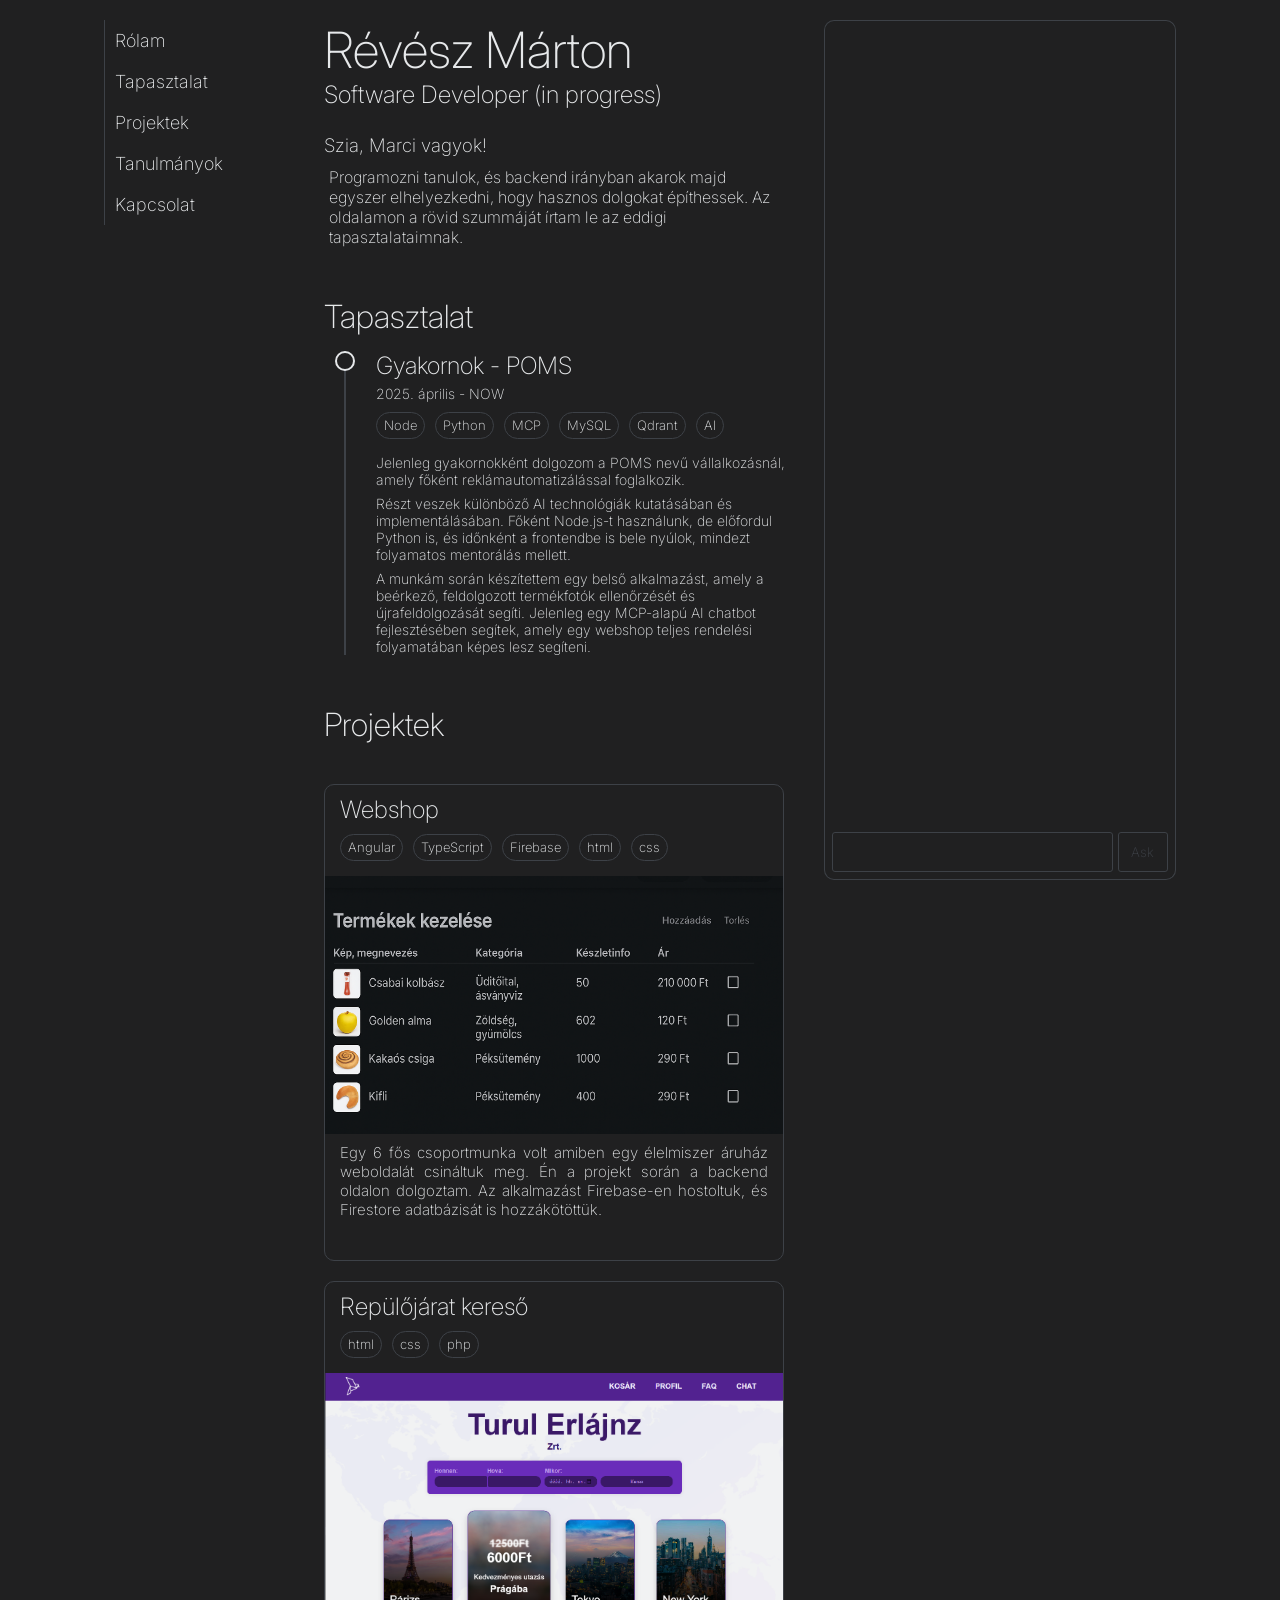
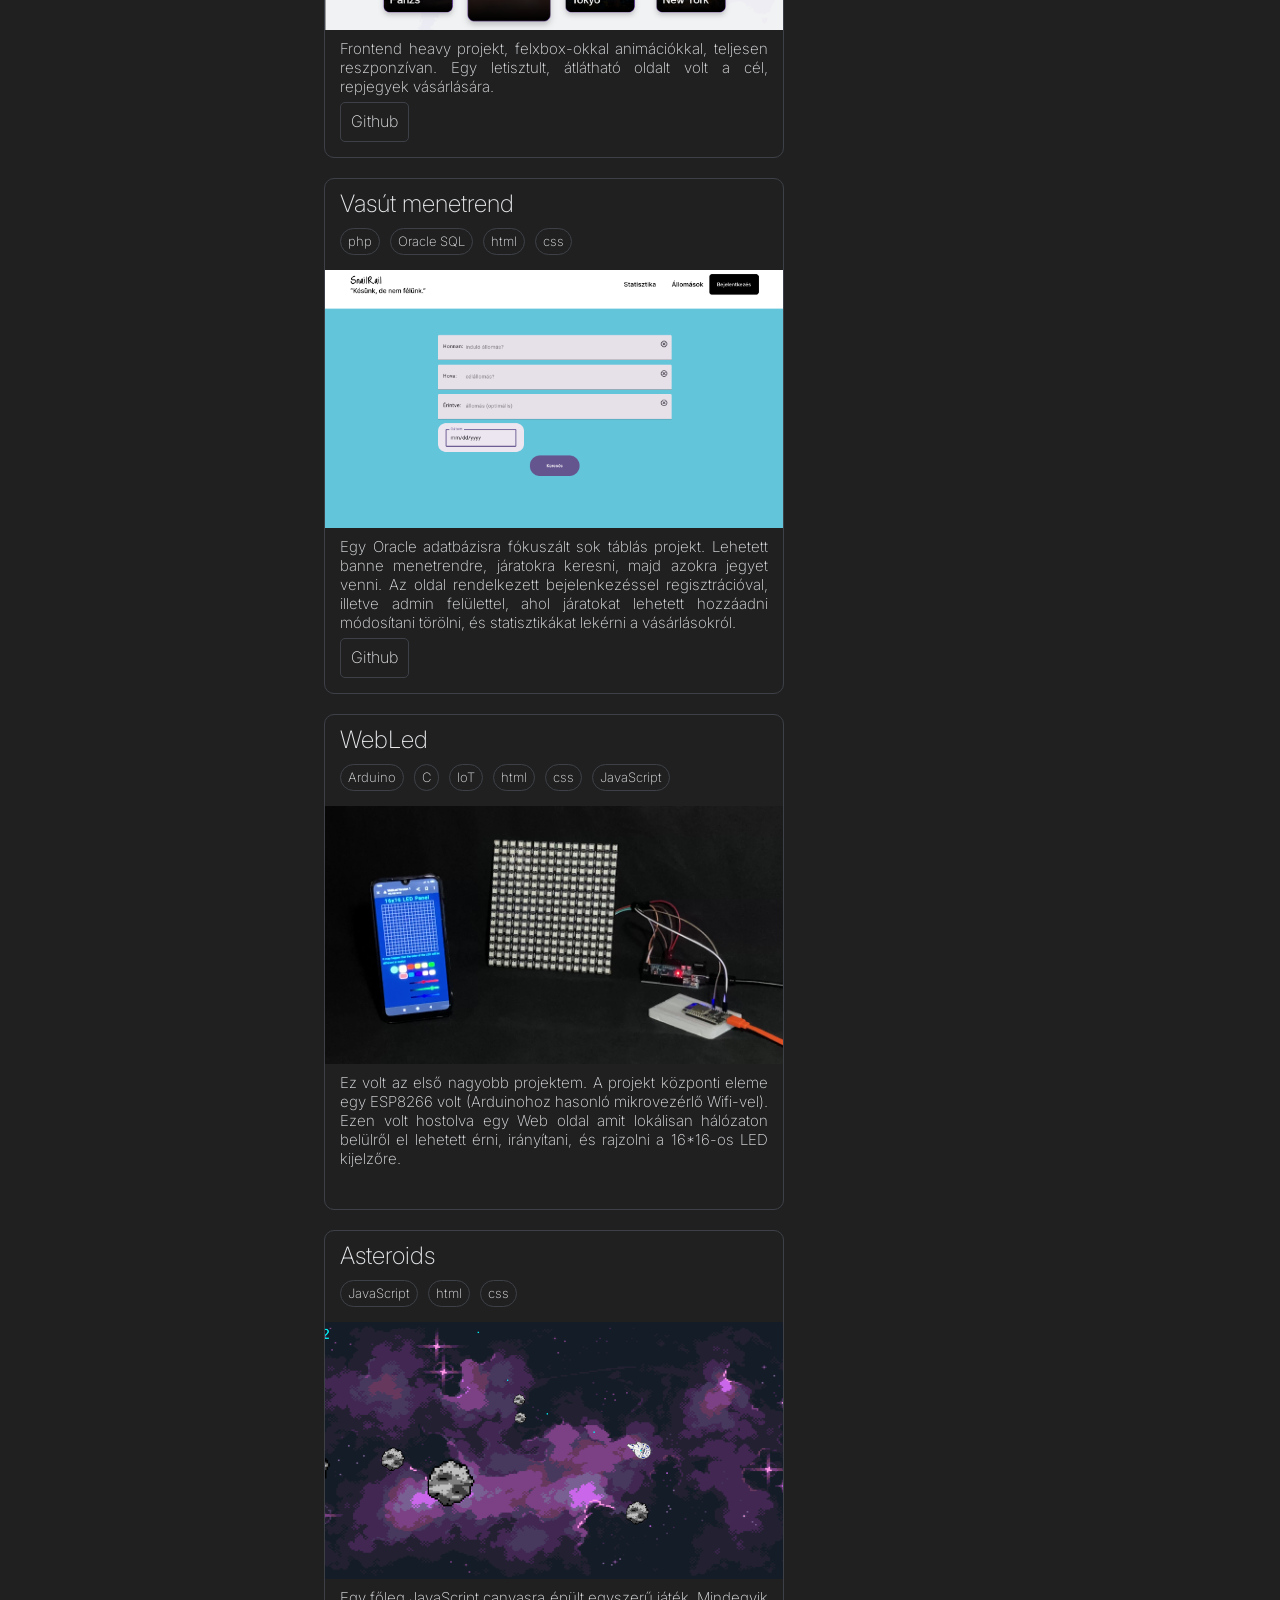
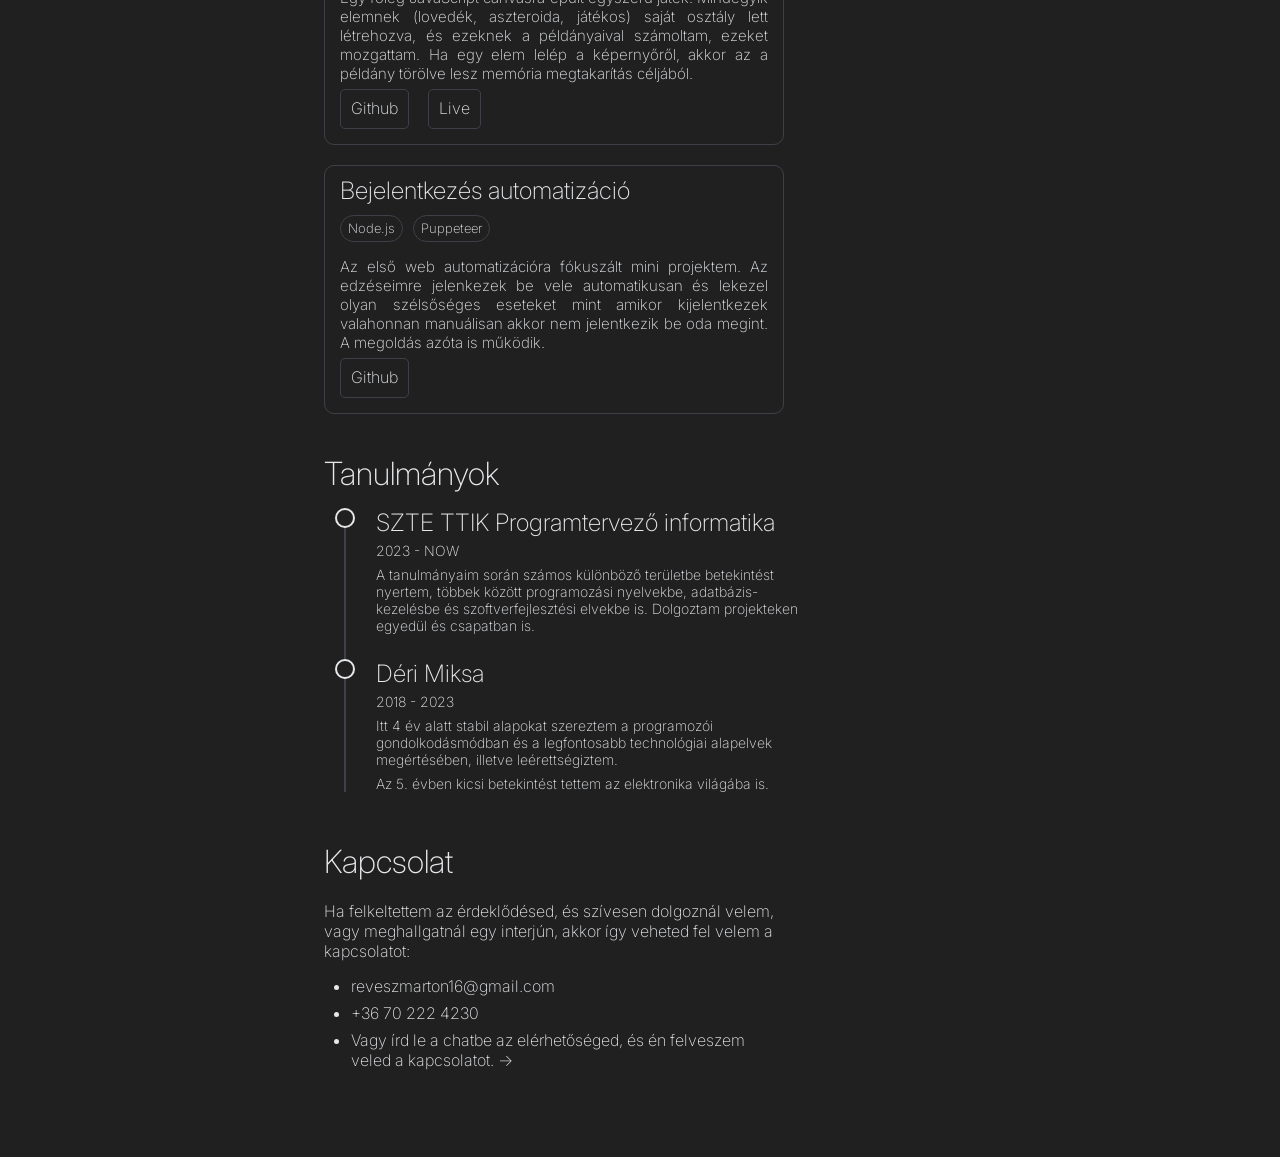
<file: index.html>
<!DOCTYPE html>
<html lang="hu">
    <head>
        <meta charset="UTF-8" />
        <meta name="viewport" content="width=device-width, initial-scale=1.0" />
        <link rel="stylesheet" href="style/chat.css" />
        <link rel="stylesheet" href="style/project.css" />
        <link rel="stylesheet" href="style/timeline.css" />
        <link rel="stylesheet" href="style/nav.css" />
        <link rel="stylesheet" href="style/style.css" />
        <style>
            @import url('https://fonts.googleapis.com/css2?family=Inter:ital,opsz,wght@0,14..32,100..900;1,14..32,100..900&display=swap');
        </style>
        <title>Révész Márton</title>
        <script src="source/system_prompt.js"></script>
        <script type="module" src="script/index.js"></script>
    </head>
    <body>
        <div class="center">
            <div class="ham-menu">
                <span></span>
                <span></span>
                <span></span>
            </div>

            <div class="nav-container">
                <nav>
                    <a href="#aboutMe">Rólam</a>
                    <a href="#experience">Tapasztalat</a>
                    <a href="#projects">Projektek</a>
                    <a href="#studies">Tanulmányok</a>
                    <a href="#connection">Kapcsolat</a>
                </nav>
            </div>

            <main>
                <div class="name-card">
                    <h1 id="aboutMe">Révész Márton</h1>
                    <h2>Software Developer (in progress)</h2>
                    <h3>Szia, Marci vagyok!</h3>
                    <p>Programozni tanulok, és backend irányban akarok majd egyszer elhelyezkedni, hogy hasznos dolgokat építhessek. Az oldalamon a rövid szummáját írtam le az eddigi tapasztalataimnak.</p>
                </div>

                <h1 id="experience">Tapasztalat</h1>
                <div class="timeline">
                    <div class="timeline-item">
                        <div class="timeline-marker"></div>
                        <div class="timeline-content">
                            <h2>Gyakornok - POMS</h2>
                            <p class="date">2025. április - NOW</p>
                            <div class="stack">
                                <p>Node</p>
                                <p>Python</p>
                                <p>MCP</p>
                                <p>MySQL</p>
                                <p>Qdrant</p>
                                <p>AI</p>
                            </div>
                            <p>Jelenleg gyakornokként dolgozom a POMS nevű vállalkozásnál, amely főként reklámautomatizálással foglalkozik.</p>
                            <p>Részt veszek különböző AI technológiák kutatásában és implementálásában. Főként Node.js-t használunk, de előfordul Python is, és időnként a frontendbe is bele nyúlok, mindezt folyamatos mentorálás mellett.</p>
                            <p>A munkám során készítettem egy belső alkalmazást, amely a beérkező, feldolgozott termékfotók ellenőrzését és újrafeldolgozását segíti. Jelenleg egy MCP-alapú AI chatbot fejlesztésében segítek, amely egy webshop teljes rendelési folyamatában képes lesz segíteni.</p>
                        </div>
                    </div>
                </div>

                <h1 id="projects">Projektek</h1>

                <div class="project">
                    <h2>Webshop</h2>
                    <div class="stack">
                        <p>Angular</p>
                        <p>TypeScript</p>
                        <p>Firebase</p>
                        <p>html</p>
                        <p>css</p>
                    </div>
                    <img src="source/angular_webshop.png" alt="" />
                    <p>Egy 6 fős csoportmunka volt amiben egy élelmiszer áruház weboldalát csináltuk meg. Én a projekt során a backend oldalon dolgoztam. Az alkalmazást Firebase-en hostoltuk, és Firestore adatbázisát is hozzákötöttük.</p>
                </div>

                <div class="project">
                    <h2>Repülőjárat kereső</h2>
                    <div class="stack">
                        <p>html</p>
                        <p>css</p>
                        <p>php</p>
                    </div>
                    <img src="source/turul.png" alt="" />
                    <p>Frontend heavy projekt, felxbox-okkal animációkkal, teljesen reszponzívan. Egy letisztult, átlátható oldalt volt a cél, repjegyek vásárlására.</p>
                    <a class="github" href="https://github.com/RevMarci/turul" target="_blank">Github</a>
                </div>

                <div class="project">
                    <h2>Vasút menetrend</h2>
                    <div class="stack">
                        <p>php</p>
                        <p>Oracle SQL</p>
                        <p>html</p>
                        <p>css</p>
                    </div>
                    <img src="source/vasut.png" alt="" />
                    <p>Egy Oracle adatbázisra fókuszált sok táblás projekt. Lehetett banne menetrendre, járatokra keresni, majd azokra jegyet venni. Az oldal rendelkezett bejelenkezéssel regisztrációval, illetve admin felülettel, ahol járatokat lehetett hozzáadni módosítani törölni, és statisztikákat lekérni a vásárlásokról.</p>
                    <a class="github" href="https://github.com/RevMarci/vasutmenetrend" target="_blank">Github</a>
                </div>

                <div class="project">
                    <h2>WebLed</h2>
                    <div class="stack">
                        <p>Arduino</p>
                        <p>C</p>
                        <p>IoT</p>
                        <p>html</p>
                        <p>css</p>
                        <p>JavaScript</p>
                    </div>
                    <img src="source/webled.jpg" alt="" />
                    <p>Ez volt az első nagyobb projektem. A projekt központi eleme egy ESP8266 volt (Arduinohoz hasonló mikrovezérlő Wifi-vel). Ezen volt hostolva egy Web oldal amit lokálisan hálózaton belülről el lehetett érni, irányítani, és rajzolni a 16*16-os LED kijelzőre.</p>
                </div>

                <div class="project">
                    <h2>Asteroids</h2>
                    <div class="stack">
                        <p>JavaScript</p>
                        <p>html</p>
                        <p>css</p>
                    </div>
                    <img src="source/asteroids.png" alt="" />
                    <p>Egy főleg JavaScript canvasra épült egyszerű játék. Mindegyik elemnek (lovedék, aszteroida, játékos) saját osztály lett létrehozva, és ezeknek a példányaival számoltam, ezeket mozgattam. Ha egy elem lelép a képernyőről, akkor az a példány törölve lesz memória megtakarítás céljából.</p>
                    <a class="github" href="https://github.com/RevMarci/Asteroids" target="_blank">Github</a>
                    <a class="live" href="https://revmarci.github.io/Asteroids/" target="_blank">Live</a>
                </div>

                <div class="project">
                    <h2>Bejelentkezés automatizáció</h2>
                    <div class="stack">
                        <p>Node.js</p>
                        <p>Puppeteer</p>
                    </div>
                    <p>Az első web automatizációra fókuszált mini projektem. Az edzéseimre jelenkezek be vele automatikusan és lekezel olyan szélsőséges eseteket mint amikor kijelentkezek valahonnan manuálisan akkor nem jelentkezik be oda megint. A megoldás azóta is működik.</p>
                    <a class="github" href="https://github.com/RevMarci/web--automation-motibro" target="_blank">Github</a>
                </div>

                <h1 id="studies">Tanulmányok</h1>
                <div class="timeline">
                    <div class="timeline-item">
                        <div class="timeline-marker"></div>
                        <div class="timeline-content">
                            <h2>SZTE TTIK Programtervező informatika</h2>
                            <p class="date">2023 - NOW</p>
                            <p>A tanulmányaim során számos különböző területbe betekintést nyertem, többek között programozási nyelvekbe, adatbázis-kezelésbe és szoftverfejlesztési elvekbe is. Dolgoztam projekteken egyedül és csapatban is.</p>
                        </div>
                    </div>

                    <div class="timeline-item">
                        <div class="timeline-marker"></div>
                        <div class="timeline-content">
                            <h2>Déri Miksa</h2>
                            <p class="date">2018 - 2023</p>
                            <p>Itt 4 év alatt stabil alapokat szereztem a programozói gondolkodásmódban és a legfontosabb technológiai alapelvek megértésében, illetve leérettségiztem.</p>
                            <p>Az 5. évben kicsi betekintést tettem az elektronika világába is.</p>
                        </div>
                    </div>
                </div>

                <h1 id="connection">Kapcsolat</h1>
                <div class="connection-card">
                    <p>Ha felkeltettem az érdeklődésed, és szívesen dolgoznál velem, vagy meghallgatnál egy interjún, akkor így veheted fel velem a kapcsolatot:</p>
                    <ul>
                        <li>reveszmarton16@gmail.com</li>
                        <li>+36 70 222 4230</li>
                        <li>Vagy írd le a chatbe az elérhetőséged, és én felveszem veled a kapcsolatot. -></li>
                    </ul>
                </div>
            </main>

            <div class="wrapper">
                <aside>
                    <div class="chat-wrapper">
                        <div id="chat"></div>
                    </div>
                    <div class="chat-input-area">
                        <form id="chatForm">
                            <input type="text" autocomplete="off" id="questionInput" />
                            <button id="inputButton" type="submit" class="disabled" disabled>Ask</button>
                        </form>
                    </div>
                </aside>
            </div>
        </div>
    </body>
</html>
</file>
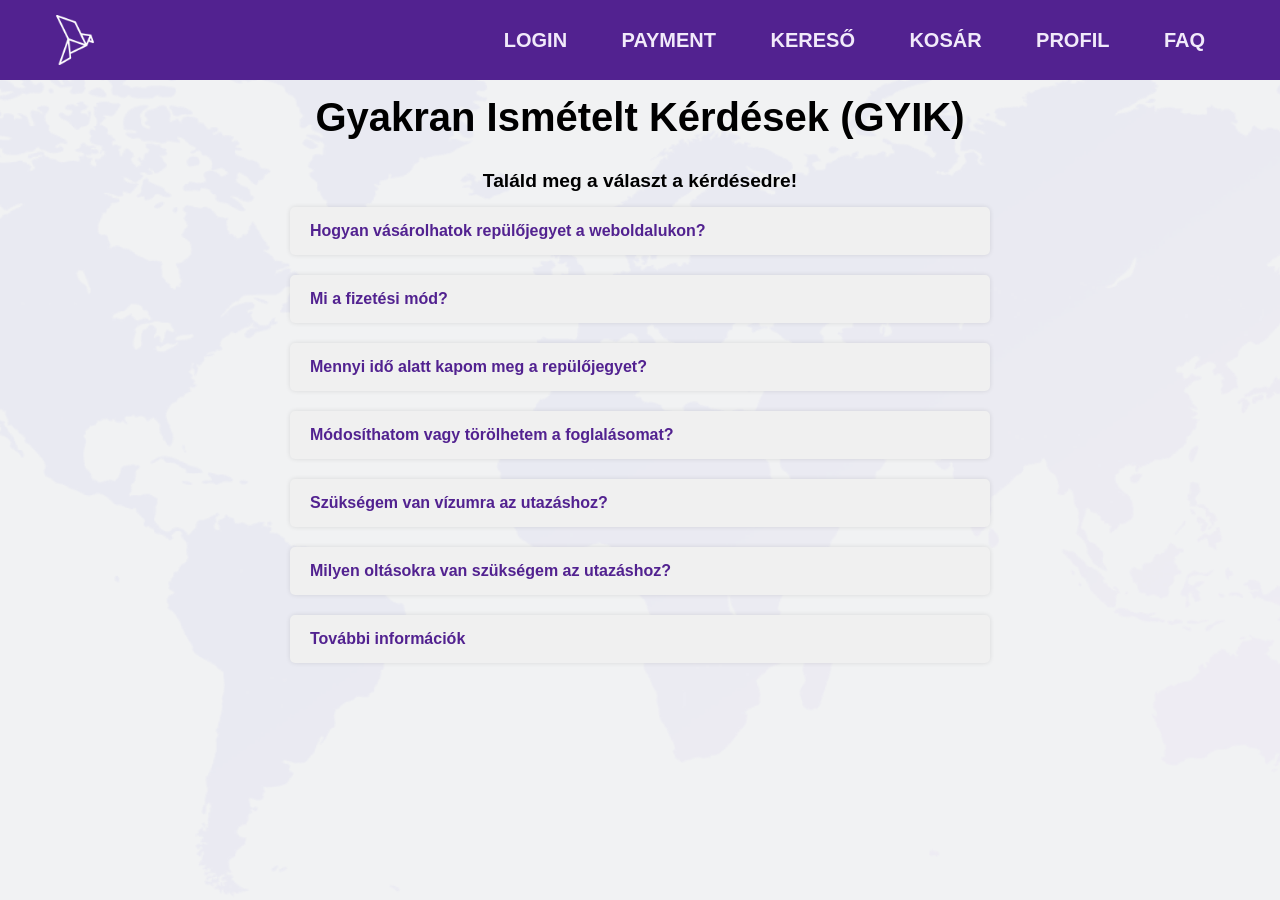
<file: FAQ.html>
<!DOCTYPE html>
<html lang="hu">
<head>
    <meta charset="UTF-8">
    <meta name="viewport" content="width=device-width, initial-scale=1.0">
    <link rel="stylesheet" href="styles/style.css">
    <link rel="stylesheet" href="styles/FAQ.css">
    <title>FAQ</title>
</head>
<body>
    <nav>
        <input type="checkbox" id="check">
        <label for="check">
            <img src="images/icons/menubar2.png" alt="" id="menu-checkbox">
        </label>
    
        <a href="index.html"><img src="images/icons/bird2.png" alt=""></a>
        <ul>
            <!--
                "Az oldal rendelkezésre áll, a főoldalról elérhető, az oldalról el lehet navigálni"

                A login és a payment oldal a 2. mérföldköre már nem lesz itt.
                Ha nem vagy bejelentkezve és profilra nyomsz, akkor fog a loginre dobni.
                A payment oldal pedig a Kosár -> Megvásárlás gombra lesz elérhető.
                
                A nav bar nem lesz megjelenítve a login, payment oldalon.
                Hasonló stílusban lesznek ezek az oldalak mint ami a gmail bejelentkezésnél van.
            -->
            <li><a href="login.html">login</a></li>
            <li><a href="payment.html">Payment</a></li>
            <li><a href="select-flight.html">Kereső</a></li>

            <li><a href="kosar.html">Kosár</a></li>
            <li><a href="profile.html">Profil</a></li>
            <li><a href="FAQ.html">FAQ</a></li>
        </ul>
    </nav>
    <header>
        <p>Gyakran Ismételt Kérdések (GYIK)</p>
        <p>Találd meg a választ a kérdésedre!</p>
    </header>

    <main>
        <div class="faq-container">
            <details>
                <summary>Hogyan vásárolhatok repülőjegyet a weboldalukon?</summary>
                <hr>
                <p>
                    1. Keresse meg a kívánt útvonalat a keresőmezőben.<br>
                    2. Válassza ki a kívánt dátumot és repülőteret.<br>
                    3. Adja meg az utasok adatait.<br>
                    4. Válassza ki a fizetési módot és foglalja le a jegyet.
                </p>
            </details>

            <details>
                <summary>Mi a fizetési mód?</summary>
                <hr>
                <p>Bankkártyával fizethetsz a weboldalunkon keresztül. Elfogadunk Visa, Mastercard és Maestro kártyákat.</p>
            </details>

            <details>
                <summary>Mennyi idő alatt kapom meg a repülőjegyet?</summary>
                <hr>
                <p>A repülőjegyet a foglalás és a fizetés megerősítése után e-mailben küldjük el.</p>
            </details>

            <details>
                <summary>Módosíthatom vagy törölhetem a foglalásomat?</summary>
                <hr>
                <p>A foglalás módosítása vagy törlése a fizetés véglegesítésével már nem lehetséges, ezért kérjük, hogy, amennyiben nem biztos az utazási szándékában NE fizesse ki repjegyét.</p>
            </details>

            <details>
                <summary>Szükségem van vízumra az utazáshoz?</summary>
                <hr>
                <p>A vízum szükségessége az Ön állampolgárságától és az úti céljától függ. További információkért kérjük, forduljon a magyar nagykövetséghez vagy konzulátushoz.</p>
            </details>

            <details>
                <summary>Milyen oltásokra van szükségem az utazáshoz?</summary>
                <hr>
                <p>Az oltások szükségessége az úti céljától függ. További információkért kérjük, forduljon a háziorvosához.</p>
            </details>

            <details>
                <summary>További információk</summary>
                <hr>
                <p>További információkért kérjük, vegye fel a kapcsolatot ügyfélszolgálatunkkal.</p>
            </details>

        </div>
    </main>
<footer>
</footer>
</body>
</html>
</file>
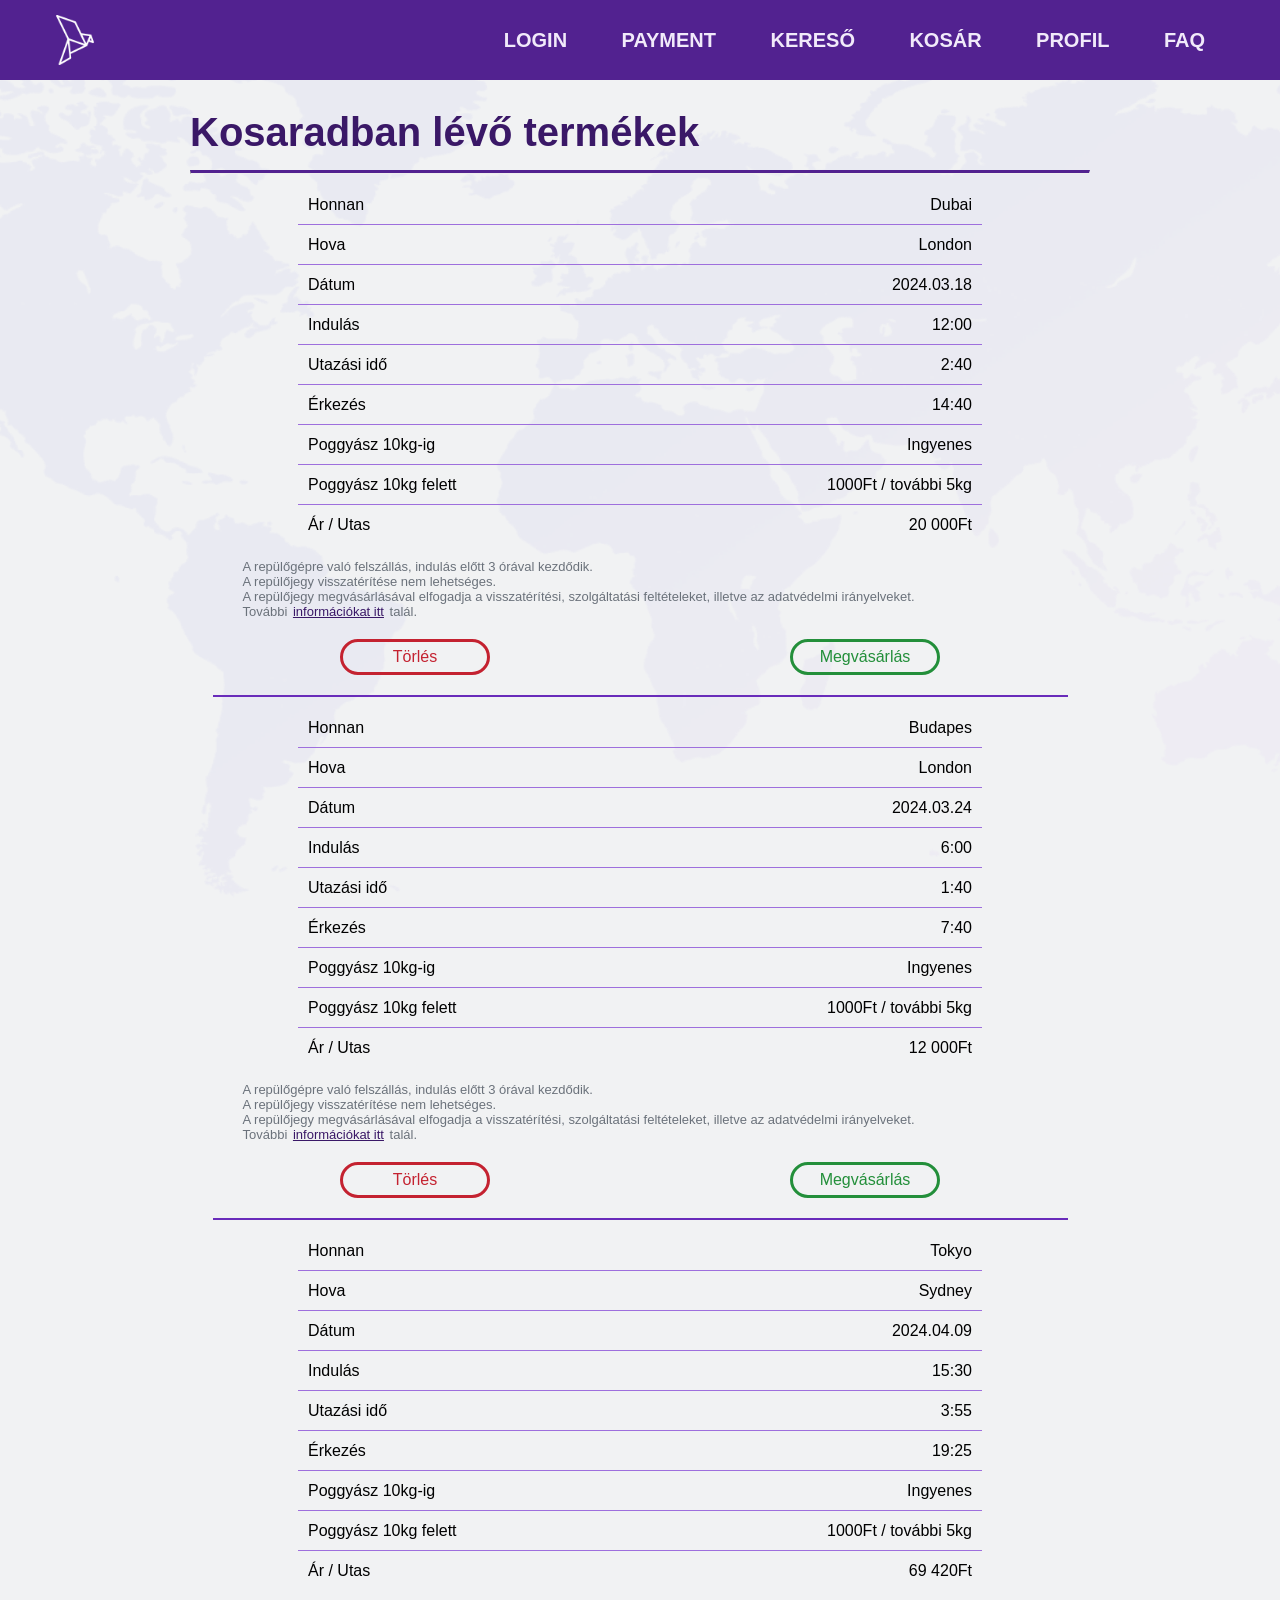
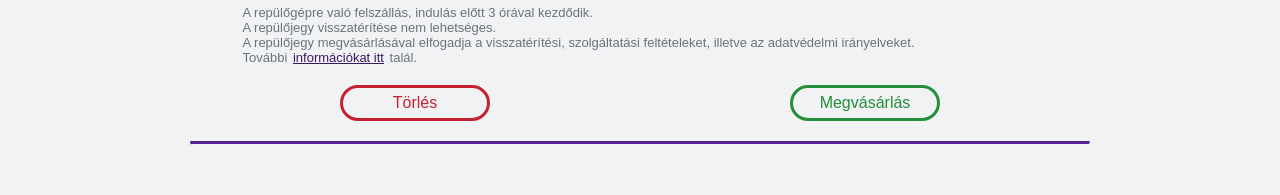
<file: kosar.html>
<!DOCTYPE html>
<html lang="hu">
<head>
    <meta charset="UTF-8">
    <meta name="viewport" content="width=device-width, initial-scale=1.0">
    <link rel="stylesheet" href="styles/style.css">
    <link rel="stylesheet" href="styles/kosar.css">
    <title>Kosár</title>
</head>
<body>
    <nav>
        <input type="checkbox" id="check">
        <label for="check">
            <img src="images/icons/menubar2.png" alt="" id="menu-checkbox">
        </label>
    
        <a href="index.html"><img src="images/icons/bird2.png" alt=""></a>
        <ul>
            <!--
                "Az oldal rendelkezésre áll, a főoldalról elérhető, az oldalról el lehet navigálni"

                A login és a payment oldal a 2. mérföldköre már nem lesz itt.
                Ha nem vagy bejelentkezve és profilra nyomsz, akkor fog a loginre dobni.
                A payment oldal pedig a Kosár -> Megvásárlás gombra lesz elérhető.
                
                A nav bar nem lesz megjelenítve a login, payment oldalon.
                Hasonló stílusban lesznek ezek az oldalak mint ami a gmail bejelentkezésnél van.
            -->
            <li><a href="login.html">login</a></li>
            <li><a href="payment.html">Payment</a></li>
            <li><a href="select-flight.html">Kereső</a></li>

            <li><a href="kosar.html">Kosár</a></li>
            <li><a href="profile.html">Profil</a></li>
            <li><a href="FAQ.html">FAQ</a></li>
        </ul>
    </nav>

    <main>
        <p>Kosaradban lévő termékek</p>
        <hr>

        <div class="flight-card">
            <table>
                <tr>
                    <td>Honnan</td>
                    <td>Dubai</td>
                </tr>
                <tr>
                    <td>Hova</td>
                    <td>London</td>
                </tr>
                <tr>
                    <td>Dátum</td>
                    <td>2024.03.18</td>
                </tr>
                <tr>
                    <td>Indulás</td>
                    <td>12:00</td>
                </tr>
                <tr>
                    <td>Utazási idő</td>
                    <td>2:40</td>
                </tr>
                <tr>
                    <td>Érkezés</td>
                    <td>14:40</td>
                </tr>
                <tr>
                    <td>Poggyász 10kg-ig</td>
                    <td>Ingyenes</td>
                </tr>
                <tr>
                    <td>Poggyász 10kg felett</td>
                    <td>1000Ft / további 5kg</td>
                </tr>
                <tr>
                    <td>Ár / Utas</td>
                    <td>20 000Ft</td>
                </tr>
            </table>

            <p>A repülőgépre való felszállás, indulás előtt 3 órával kezdődik.</p>
            <p>A repülőjegy visszatérítése nem lehetséges.</p>
            <p>A repülőjegy megvásárlásával elfogadja a visszatérítési, szolgáltatási feltételeket, illetve az adatvédelmi irányelveket.</p>
            <p>További <a href="FAQ.html">információkat itt</a> talál.</p>

            <div class="buttons">
                <a>Törlés</a>
                <a href="payment.html">Megvásárlás</a>
            </div>
        </div>

        <div class="flight-card">
            <table>
                <tr>
                    <td>Honnan</td>
                    <td>Budapes</td>
                </tr>
                <tr>
                    <td>Hova</td>
                    <td>London</td>
                </tr>
                <tr>
                    <td>Dátum</td>
                    <td>2024.03.24</td>
                </tr>
                <tr>
                    <td>Indulás</td>
                    <td>6:00</td>
                </tr>
                <tr>
                    <td>Utazási idő</td>
                    <td>1:40</td>
                </tr>
                <tr>
                    <td>Érkezés</td>
                    <td>7:40</td>
                </tr>
                <tr>
                    <td>Poggyász 10kg-ig</td>
                    <td>Ingyenes</td>
                </tr>
                <tr>
                    <td>Poggyász 10kg felett</td>
                    <td>1000Ft / további 5kg</td>
                </tr>
                <tr>
                    <td>Ár / Utas</td>
                    <td>12 000Ft</td>
                </tr>
            </table>

            <p>A repülőgépre való felszállás, indulás előtt 3 órával kezdődik.</p>
            <p>A repülőjegy visszatérítése nem lehetséges.</p>
            <p>A repülőjegy megvásárlásával elfogadja a visszatérítési, szolgáltatási feltételeket, illetve az adatvédelmi irányelveket.</p>
            <p>További <a href="FAQ.html">információkat itt</a> talál.</p>

            <div class="buttons">
                <a>Törlés</a>
                <a href="payment.html">Megvásárlás</a>
            </div>
        </div>

        <div class="flight-card">
            <table>
                <tr>
                    <td>Honnan</td>
                    <td>Tokyo</td>
                </tr>
                <tr>
                    <td>Hova</td>
                    <td>Sydney</td>
                </tr>
                <tr>
                    <td>Dátum</td>
                    <td>2024.04.09</td>
                </tr>
                <tr>
                    <td>Indulás</td>
                    <td>15:30</td>
                </tr>
                <tr>
                    <td>Utazási idő</td>
                    <td>3:55</td>
                </tr>
                <tr>
                    <td>Érkezés</td>
                    <td>19:25</td>
                </tr>
                <tr>
                    <td>Poggyász 10kg-ig</td>
                    <td>Ingyenes</td>
                </tr>
                <tr>
                    <td>Poggyász 10kg felett</td>
                    <td>1000Ft / további 5kg</td>
                </tr>
                <tr>
                    <td>Ár / Utas</td>
                    <td>69 420Ft</td>
                </tr>
            </table>

            <p>A repülőgépre való felszállás, indulás előtt 3 órával kezdődik.</p>
            <p>A repülőjegy visszatérítése nem lehetséges.</p>
            <p>A repülőjegy megvásárlásával elfogadja a visszatérítési, szolgáltatási feltételeket, illetve az adatvédelmi irányelveket.</p>
            <p>További <a href="FAQ.html">információkat itt</a> talál.</p>

            <div class="buttons">
                <a>Törlés</a>
                <a href="payment.html">Megvásárlás</a>
            </div>
        </div>
        <hr>
    </main>
</body>
</html>
</file>
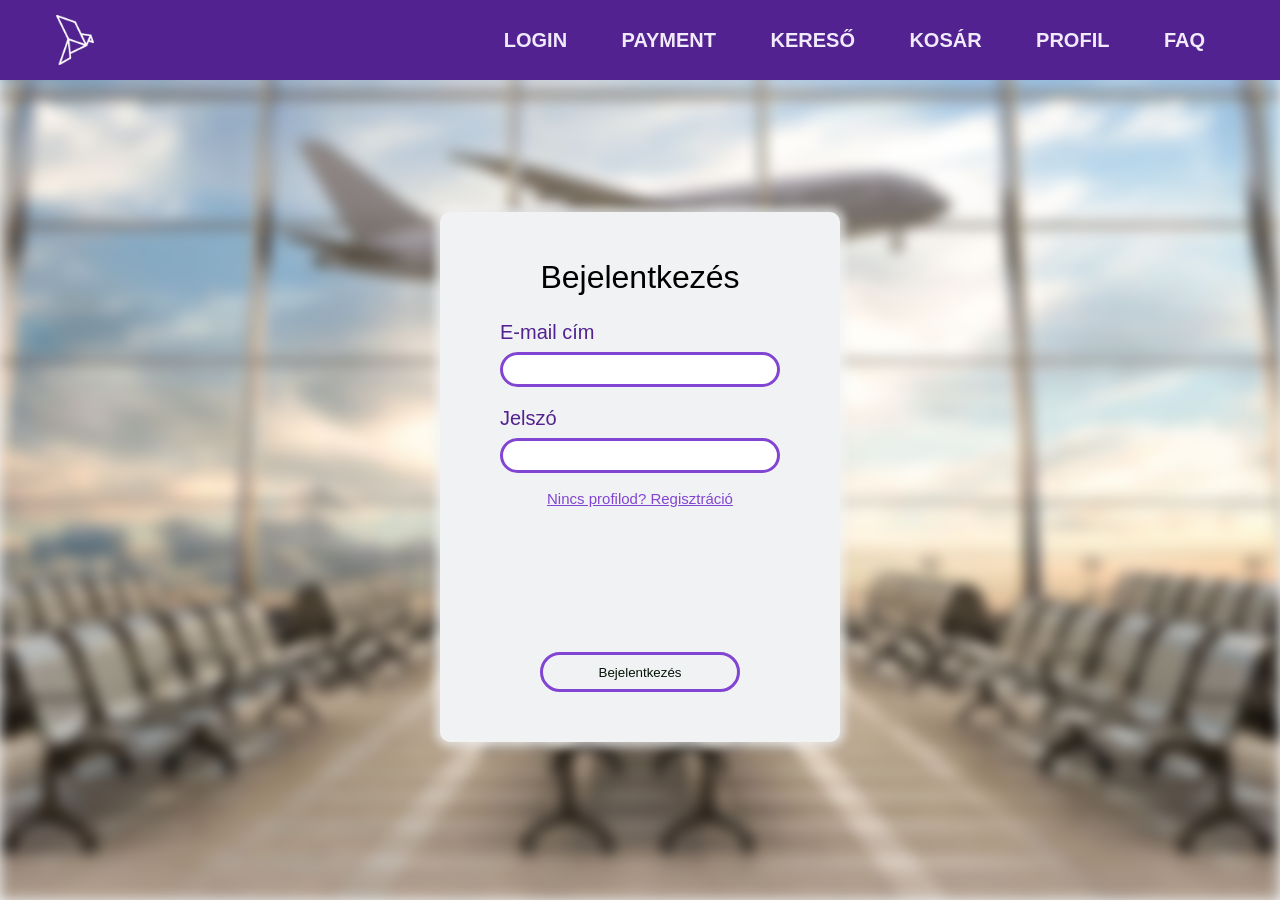
<file: login.html>
<!DOCTYPE html>
<html lang="hu">
<head>
    <meta charset="UTF-8">
    <meta name="viewport" content="width=device-width, initial-scale=1.0">
    <link rel="stylesheet" href="styles/style.css">
    <link rel="stylesheet" href="styles/login.css">
    <title>Bejelentkezés</title>
</head>
<body>
    <nav>
        <input type="checkbox" id="check">
        <label for="check">
            <img src="images/icons/menubar2.png" alt="" id="menu-checkbox">
        </label>
    
        <a href="index.html"><img src="images/icons/bird2.png" alt=""></a>
        <ul>
            <!--
                "Az oldal rendelkezésre áll, a főoldalról elérhető, az oldalról el lehet navigálni"

                A login és a payment oldal a 2. mérföldköre már nem lesz itt.
                Ha nem vagy bejelentkezve és profilra nyomsz, akkor fog a loginre dobni.
                A payment oldal pedig a Kosár -> Megvásárlás gombra lesz elérhető.
                
                A nav bar nem lesz megjelenítve a login, payment oldalon.
                Hasonló stílusban lesznek ezek az oldalak mint ami a gmail bejelentkezésnél van.
                A select-flight a kereső használatával lesz elérhető
            -->
            <li><a href="login.html">login</a></li>
            <li><a href="payment.html">Payment</a></li>
            <li><a href="select-flight.html">Kereső</a></li>

            <li><a href="kosar.html">Kosár</a></li>
            <li><a href="profile.html">Profil</a></li>
            <li><a href="FAQ.html">FAQ</a></li>
        </ul>
    </nav>
    <img id="bg-img" src="images/airport.jpg" alt="">
    <div>
        <div>
            <input type="checkbox" id="login-to-register">

            <!-- Bejelentkezo form -->
            <form id="login">
                <p>Bejelentkezés</p>
                <label> E-mail cím</label>
                <input type="email" required>
                
                <label> Jelszó</label> 
                <input type="password" required>

                <button>Bejelentkezés</button>
            </form>

            <form id="register">
                <p>Regisztráció</p>
                <label>Név</label>
                <input type="text" placeholder="Tüdőr" required>
                <input type="text" placeholder="Ákos" required>

                <label>Születési dátum</label>
                <input type="date" id="date" required>

                <label>Telefonszám</label>
                <input type="text" placeholder="+36208230600" required>

                <label> E-mail cím</label>
                <input type="email" placeholder="tudorakos@citromail.hu" required>
                
                <label> Jelszó</label> 
                <input type="text" required>

                <label> Jelszó megint</label> 
                <input type="text" required>

                <button>Regisztráció</button>
            </form>

            <label for="login-to-register">Nincs profilod? Regisztráció</label>
            <label for="login-to-register">Van már profilom. Bejelentkezés</label>

            <!--
            <button>Bejelentkezés</button>
            <button>Regisztráció</button>
            -->
        </div>
    </div>
    <script>
        const dateInput = document.getElementById('date');
        
        // Function to handle changes in the input value
        function handleInputChange() {
          if (dateInput.value) {
            dateInput.classList.add('selected');
          } else {
            dateInput.classList.remove('selected');
          }
        }
        
        // Event listeners to handle input focus and value changes
        dateInput.addEventListener('change', handleInputChange);
        dateInput.addEventListener('blur', handleInputChange);
    </script>
    
</body>
</html>
</file>
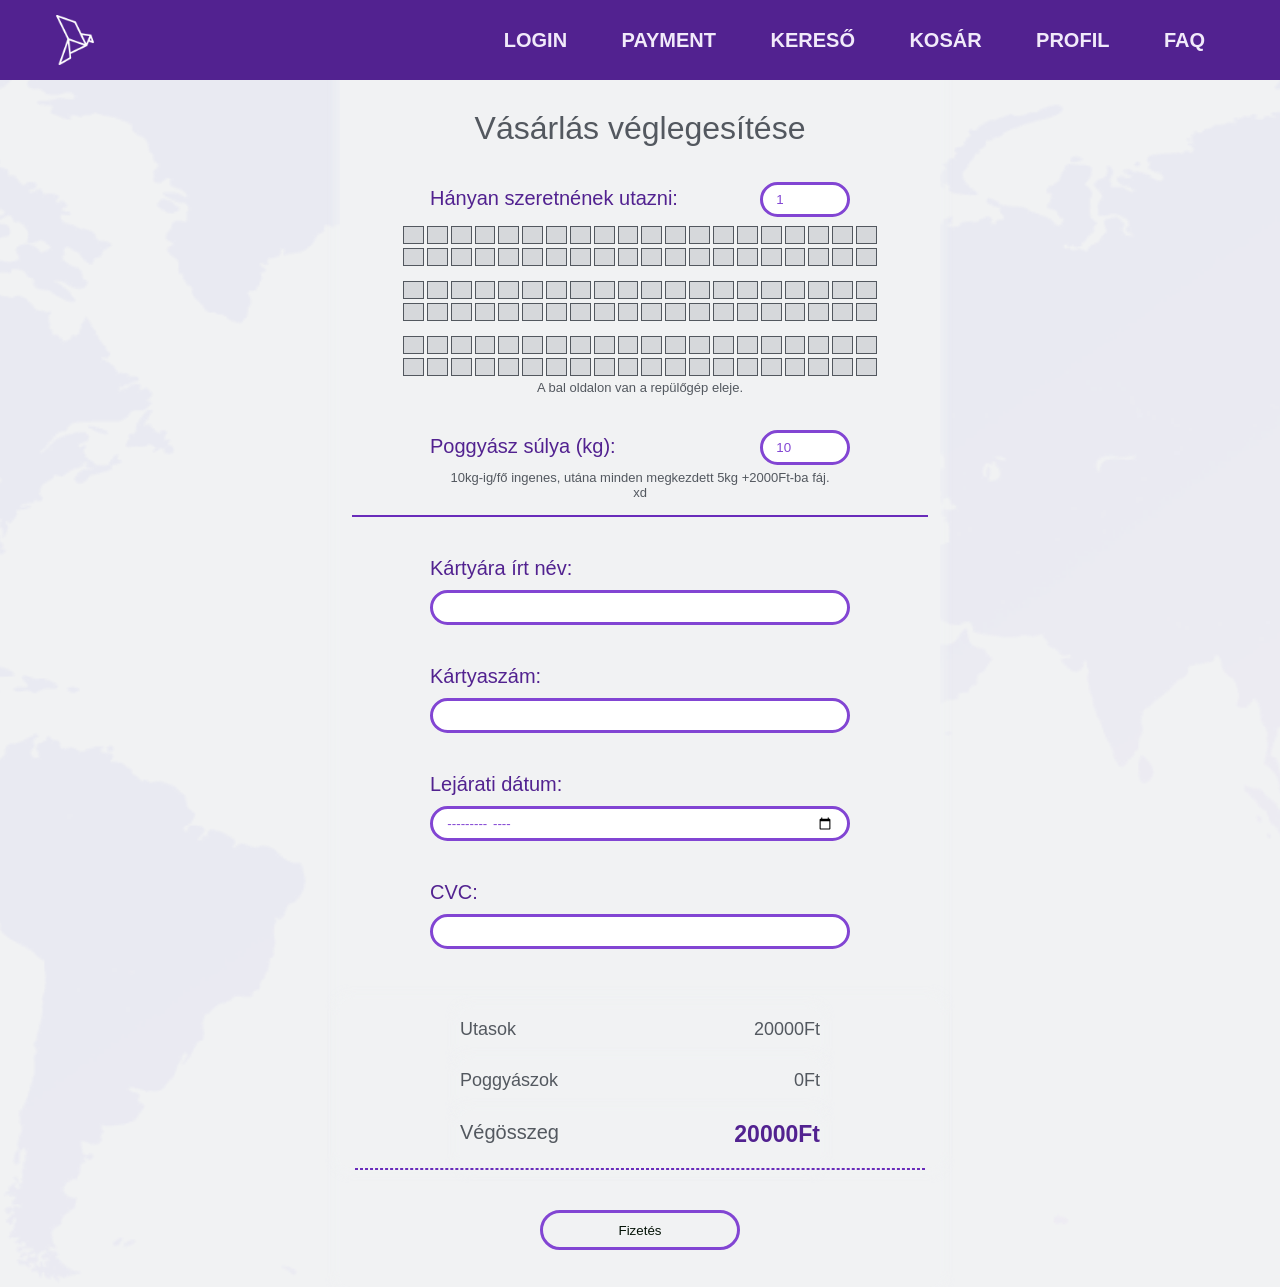
<file: payment.html>
<!DOCTYPE html>
<html lang="hu">
<head>
    <meta charset="UTF-8">
    <meta name="viewport" content="width=device-width, initial-scale=1.0">
    <link rel="stylesheet" href="styles/style.css">
    <link rel="stylesheet" href="styles/payment.css">
    <title>Payment</title>
</head>
<body>
    <nav>
        <input type="checkbox" id="check">
        <label for="check">
            <img src="images/icons/menubar2.png" alt="" id="menu-checkbox">
        </label>
    
        <a href="index.html"><img src="images/icons/bird2.png" alt=""></a>
        <ul>
            <!--
                "Az oldal rendelkezésre áll, a főoldalról elérhető, az oldalról el lehet navigálni"

                A login és a payment oldal a 2. mérföldköre már nem lesz itt.
                Ha nem vagy bejelentkezve és profilra nyomsz, akkor fog a loginre dobni.
                A payment oldal pedig a Kosár -> Megvásárlás gombra lesz elérhető.
                
                A nav bar nem lesz megjelenítve a login, payment oldalon.
                Hasonló stílusban lesznek ezek az oldalak mint ami a gmail bejelentkezésnél van.
            -->
            <li><a href="login.html">login</a></li>
            <li><a href="payment.html">Payment</a></li>
            <li><a href="select-flight.html">Kereső</a></li>

            <li><a href="kosar.html">Kosár</a></li>
            <li><a href="profile.html">Profil</a></li>
            <li><a href="FAQ.html">FAQ</a></li>
        </ul>
    </nav>
<main>
    <div>
        <div>
            <form id="payment">
                <p>Vásárlás véglegesítése</p>

                <label for="utasok">Hányan szeretnének utazni:
                    <input type="number" id="utasok" max="10" min="1" value="1">
                </label>
                
                <table>
                    <tbody>
                        <script src="script/payment.js"></script>
                    </tbody>
                </table>
                <p>A bal oldalon van a repülőgép eleje.</p>

                <label for="luggage">Poggyász súlya (kg):
                    <input type="number" id="luggage" max="100" min="1" value="10">
                </label>
                <p>10kg-ig/fő ingenes, utána minden megkezdett 5kg +2000Ft-ba fáj. xd</p>
                <hr>

                <label> Kártyára írt név:</label>
                <input type="text" required>

                <label> Kártyaszám:</label>
                <input type="number" required>

                <label> Lejárati dátum:</label>
                <input type="month" id="dateInput" name="dateInput" required>

                <label>CVC:</label>
                <input type="number" required>

                <div id="printOut">
                    <div>
                        <p>Utasok</p>
                        <p id="printOutTicketCost">20000Ft</p>
                    </div>
                    <div>
                        <p>Poggyászok</p>
                        <p id="printOutLuggageCost">0Ft</p>
                    </div>
                    <div>
                        <p>Végösszeg</p>
                        <p id="printOutCost">20000Ft</p>
                    </div>
                </div>
                <hr>

                <button type="submit">Fizetés</button>
            </form>

            
        </div>
    </div>
</main>
</body>
</html>
</file>
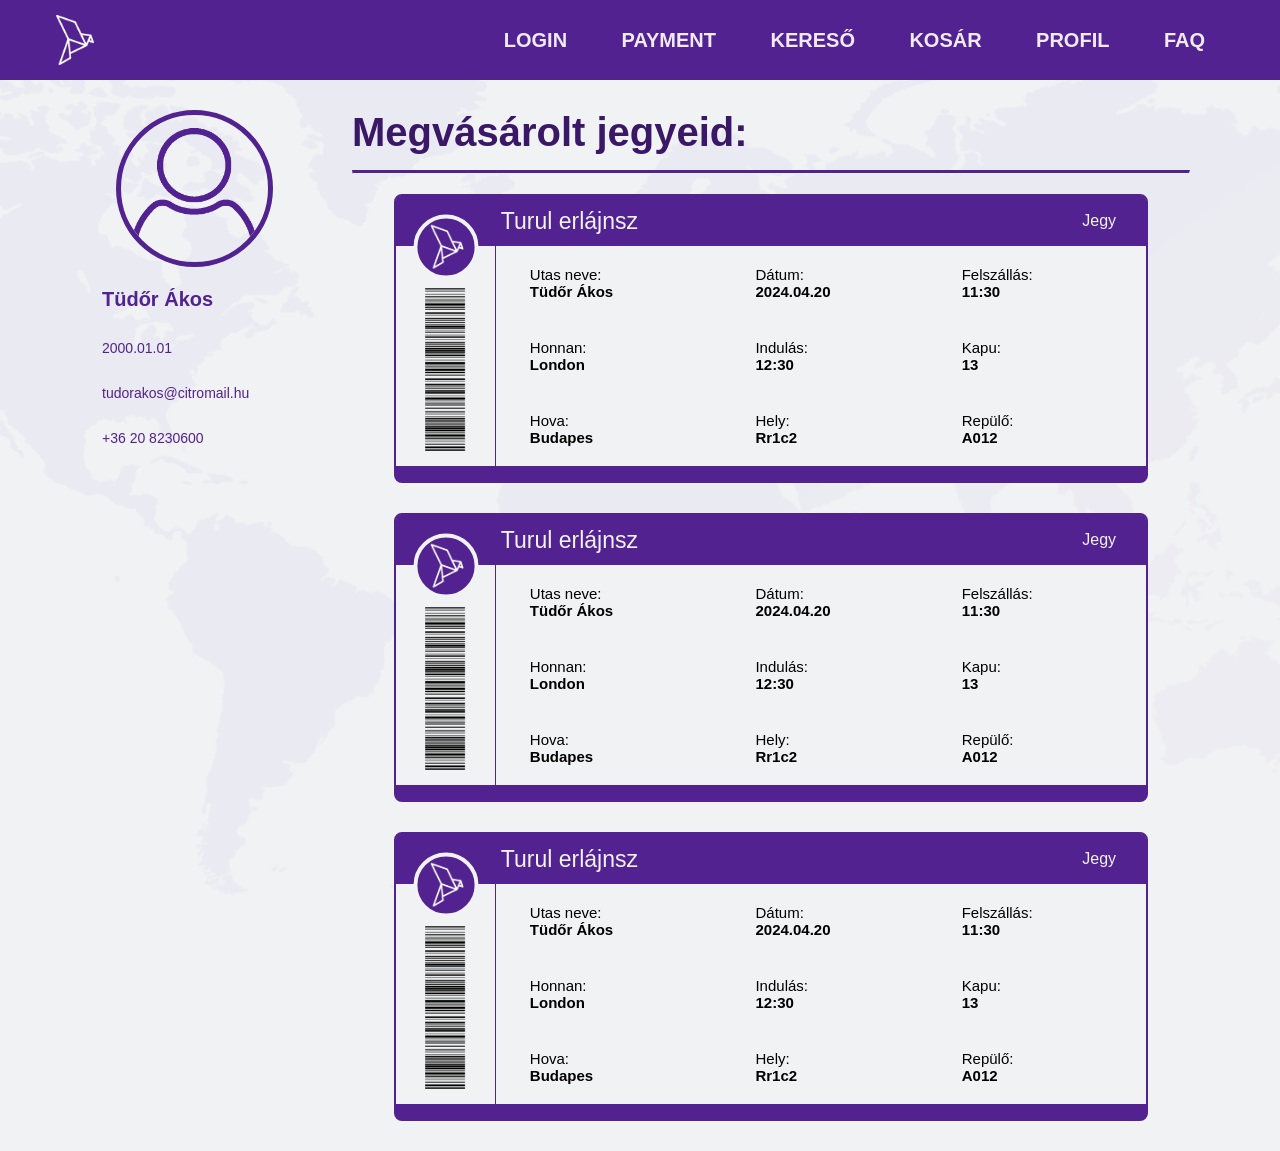
<file: profile.html>
<!DOCTYPE html>
<html lang="hu">
<head>
    <meta charset="UTF-8">
    <meta name="viewport" content="width=device-width, initial-scale=1.0">
    <link rel="stylesheet" href="styles/style.css">
    <link rel="stylesheet" href="styles/profile.css">
    <title>Profil</title>
</head>
<body>
    <nav>
        <input type="checkbox" id="check">
        <label for="check">
            <img src="images/icons/menubar2.png" alt="" id="menu-checkbox">
        </label>
    
        <a href="index.html"><img src="images/icons/bird2.png" alt=""></a>
        <ul>
            <!--
                "Az oldal rendelkezésre áll, a főoldalról elérhető, az oldalról el lehet navigálni"

                A login és a payment oldal a 2. mérföldköre már nem lesz itt.
                Ha nem vagy bejelentkezve és profilra nyomsz, akkor fog a loginre dobni.
                A payment oldal pedig a Kosár -> Megvásárlás gombra lesz elérhető.
                
                A nav bar nem lesz megjelenítve a login, payment oldalon.
                Hasonló stílusban lesznek ezek az oldalak mint ami a gmail bejelentkezésnél van.
            -->
            <li><a href="login.html">login</a></li>
            <li><a href="payment.html">Payment</a></li>
            <li><a href="select-flight.html">Kereső</a></li>

            <li><a href="kosar.html">Kosár</a></li>
            <li><a href="profile.html">Profil</a></li>
            <li><a href="FAQ.html">FAQ</a></li>
        </ul>
    </nav>

    <main>
        <div>
            <section>
                <h2>Megvásárolt jegyeid:</h2>
                <hr>

                <div class="ticket">
                    <header>
                        <img src="images/icons/bird3.png" alt="">
                        <div>
                            <p>Turul erlájnsz</p>
                            <p>Jegy</p>
                        </div>
                    </header>
                    <div>
                        
                    </div>
                    <div class="ticket-information">
                        <div class="barcode">
                            <img src="images/barcode.png" alt="">
                        </div>
                        <div class="data">
                            <table>
                                <tr>
                                    <td>
                                        <p>Utas neve:</p>
                                        <p>Tüdőr Ákos</p>
                                    </td>
                                    <td>
                                        <p>Dátum:</p>
                                        <p>2024.04.20</p>
                                    </td>
                                    <td>
                                        <p>Felszállás:</p>
                                        <p>11:30</p>
                                    </td>
                                </tr>
                                <tr>
                                    <td>
                                        <p>Honnan:</p>
                                        <p>London</p>
                                    </td>
                                    <td>
                                        <p>Indulás:</p>
                                        <p>12:30</p>
                                    </td>
                                    <td>
                                        <p>Kapu:</p>
                                        <p>13</p>
                                    </td>
                                </tr>
                                <tr>
                                    <td>
                                        <p>Hova:</p>
                                        <p>Budapes</p>
                                    </td>
                                    <td>
                                        <p>Hely:</p>
                                        <p>Rr1c2</p>
                                    </td>
                                    <td>
                                        <p>Repülő:</p>
                                        <p>A012</p>
                                    </td>
                                </tr>
                            </table>
                        </div>
                    </div>
                </div>

                <div class="ticket">
                    <header>
                        <img src="images/icons/bird3.png" alt="">
                        <div>
                            <p>Turul erlájnsz</p>
                            <p>Jegy</p>
                        </div>
                    </header>
                    <div>
                        
                    </div>
                    <div class="ticket-information">
                        <div class="barcode">
                            <img src="images/barcode.png" alt="">
                        </div>
                        <div class="data">
                            <table>
                                <tr>
                                    <td>
                                        <p>Utas neve:</p>
                                        <p>Tüdőr Ákos</p>
                                    </td>
                                    <td>
                                        <p>Dátum:</p>
                                        <p>2024.04.20</p>
                                    </td>
                                    <td>
                                        <p>Felszállás:</p>
                                        <p>11:30</p>
                                    </td>
                                </tr>
                                <tr>
                                    <td>
                                        <p>Honnan:</p>
                                        <p>London</p>
                                    </td>
                                    <td>
                                        <p>Indulás:</p>
                                        <p>12:30</p>
                                    </td>
                                    <td>
                                        <p>Kapu:</p>
                                        <p>13</p>
                                    </td>
                                </tr>
                                <tr>
                                    <td>
                                        <p>Hova:</p>
                                        <p>Budapes</p>
                                    </td>
                                    <td>
                                        <p>Hely:</p>
                                        <p>Rr1c2</p>
                                    </td>
                                    <td>
                                        <p>Repülő:</p>
                                        <p>A012</p>
                                    </td>
                                </tr>
                            </table>
                        </div>
                    </div>
                </div>

                <div class="ticket">
                    <header>
                        <img src="images/icons/bird3.png" alt="">
                        <div>
                            <p>Turul erlájnsz</p>
                            <p>Jegy</p>
                        </div>
                    </header>
                    <div>
                        
                    </div>
                    <div class="ticket-information">
                        <div class="barcode">
                            <img src="images/barcode.png" alt="">
                        </div>
                        <div class="data">
                            <table>
                                <tr>
                                    <td>
                                        <p>Utas neve:</p>
                                        <p>Tüdőr Ákos</p>
                                    </td>
                                    <td>
                                        <p>Dátum:</p>
                                        <p>2024.04.20</p>
                                    </td>
                                    <td>
                                        <p>Felszállás:</p>
                                        <p>11:30</p>
                                    </td>
                                </tr>
                                <tr>
                                    <td>
                                        <p>Honnan:</p>
                                        <p>London</p>
                                    </td>
                                    <td>
                                        <p>Indulás:</p>
                                        <p>12:30</p>
                                    </td>
                                    <td>
                                        <p>Kapu:</p>
                                        <p>13</p>
                                    </td>
                                </tr>
                                <tr>
                                    <td>
                                        <p>Hova:</p>
                                        <p>Budapes</p>
                                    </td>
                                    <td>
                                        <p>Hely:</p>
                                        <p>Rr1c2</p>
                                    </td>
                                    <td>
                                        <p>Repülő:</p>
                                        <p>A012</p>
                                    </td>
                                </tr>
                            </table>
                        </div>
                    </div>
                </div>

            </section>

            <aside>
                <img src="images/icons/user.png" alt="">
                <p>Tüdőr Ákos</p>
                <p>2000.01.01</p>
                <p>tudorakos@citromail.hu</p>
                <p>+36 20 8230600</p>
            </aside>
        </div>
    </main>

</body>
</html>
</file>
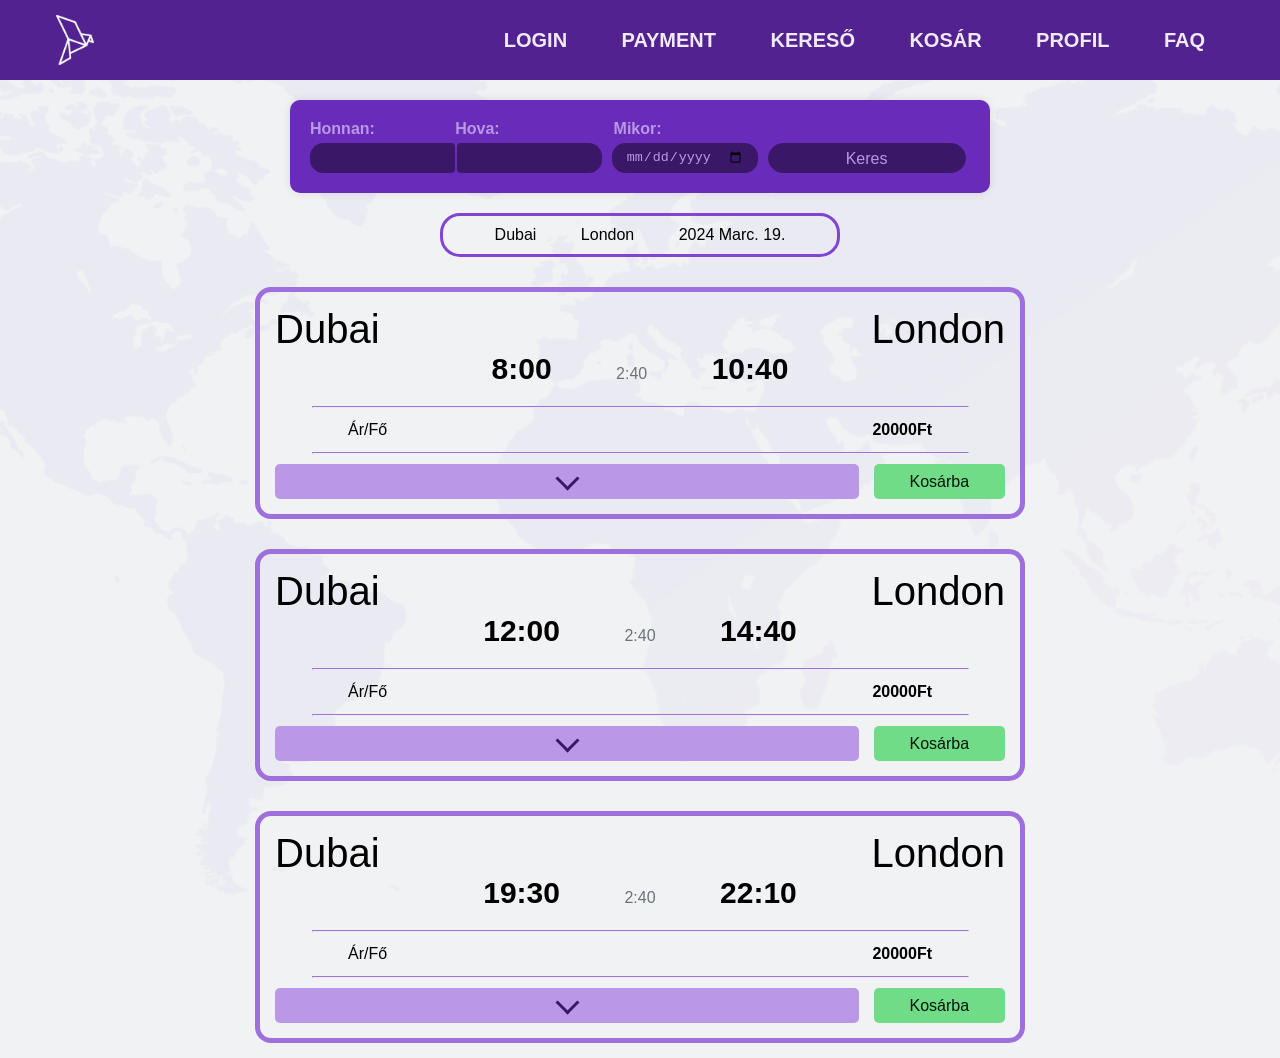
<file: select-flight.html>
<!DOCTYPE html>
<html lang="hu">
<head>
    <meta charset="UTF-8">
    <meta name="viewport" content="width=device-width, initial-scale=1.0">
    <link rel="stylesheet" href="styles/style.css">
    <link rel="stylesheet" href="styles/search-bar.css">
    <link rel="stylesheet" href="styles/select-flight.css">
    <title>Repülő kereső</title>
</head>
<body>
    <nav>
        <input type="checkbox" id="check">
        <label for="check">
            <img src="images/icons/menubar2.png" alt="" id="menu-checkbox">
        </label>
    
        <a href="index.html"><img src="images/icons/bird2.png" alt=""></a>
        <ul>
            <!--
                "Az oldal rendelkezésre áll, a főoldalról elérhető, az oldalról el lehet navigálni"

                A login és a payment oldal a 2. mérföldköre már nem lesz itt.
                Ha nem vagy bejelentkezve és profilra nyomsz, akkor fog a loginre dobni.
                A payment oldal pedig a Kosár -> Megvásárlás gombra lesz elérhető.
                
                A nav bar nem lesz megjelenítve a login, payment oldalon.
                Hasonló stílusban lesznek ezek az oldalak mint ami a gmail bejelentkezésnél van.
            -->
            <li><a href="login.html">login</a></li>
            <li><a href="payment.html">Payment</a></li>
            <li><a href="select-flight.html">Kereső</a></li>

            <li><a href="kosar.html">Kosár</a></li>
            <li><a href="profile.html">Profil</a></li>
            <li><a href="FAQ.html">FAQ</a></li>
        </ul>
    </nav>

    <main>
        <form id="searchBar">
            <div>
                <label for="from">Honnan:</label>
                <label for="to">Hova:</label>
                <label for="depart">Mikor:</label>
            </div>
            <div>
                <input type="search" id="from" name="from">
                <input type="search" id="to" name="to">
                <input type="date" id="depart" name="depart">
                <a href="select-flight.html">Keres</a>
            </div>
        </form>

        <div class="select-flight-title">
            <p>Dubai</p>
            <p>London</p>
            <p>2024 Marc. 19.</p>
        </div>
        <div class="select-flight-list">
            <div class="select-flight-card">
                <div class="where-to-where">
                    <p class="from-where">Dubai</p>
                    <p class="to-where">London</p>
                </div>
                
                <p class="take-off time">8:00</p>
                <p class="air time">2:40</p>
                <p class="landing time">10:40</p>

                <hr>
                <div class="cost">
                    <p>Ár/Fő</p>
                    <P>20000Ft</P>
                </div>
                <hr>

                <input type="checkbox" name="card-accordion" id="card-more-1">
                <div class="more">
                    <div>
                        <p>Ingyenes kézi poggyász</p>
                        <img src="images/icons/backpack.png" alt="">
                    </div>
                    <hr>
                    <div>
                        <p>Nincs ülőhelyválasztás</p>
                        <img src="images/icons/seat.png" alt="">
                    </div>
                    <hr>
                    <div>
                        <p>Ingyenes poggyász 10kg-ig</p>
                        <img src="images/icons/suitcases.png" alt="">
                    </div>
                    <hr>
                </div>

                <div class="buttons">
                    <label for="card-more-1">
                        <i class="arrow"></i>
                    </label>
                    <button onclick="popup()">
                        Kosárba
                    </button>
                </div>
            </div>
            <div class="select-flight-card">
                <div class="where-to-where">
                    <p class="from-where">Dubai</p>
                    <p class="to-where">London</p>
                </div>
                
                <p class="take-off time">12:00</p>
                <p class="air time">2:40</p>
                <p class="landing time">14:40</p>

                <hr>
                <div class="cost">
                    <p>Ár/Fő</p>
                    <P>20000Ft</P>
                </div>
                <hr>

                <input type="checkbox" name="card-accordion" id="card-more-2">
                <div class="more">
                    <div>
                        <p>Ingyenes kézi poggyász</p>
                        <img src="images/icons/backpack.png" alt="">
                    </div>
                    <hr>
                    <div>
                        <p>Nincs ülőhelyválasztás</p>
                        <img src="images/icons/seat.png" alt="">
                    </div>
                    <hr>
                    <div>
                        <p>Ingyenes poggyász 10kg-ig</p>
                        <img src="images/icons/suitcases.png" alt="">
                    </div>
                    <hr>
                </div>

                <div class="buttons">
                    <label for="card-more-2">
                        <i class="arrow"></i>
                    </label>
                    <button onclick="popup()">
                        Kosárba
                    </button>
                </div>
            </div>
            <div class="select-flight-card">
                <div class="where-to-where">
                    <p class="from-where">Dubai</p>
                    <p class="to-where">London</p>
                </div>
                
                <p class="take-off time">19:30</p>
                <p class="air time">2:40</p>
                <p class="landing time">22:10</p>

                <hr>
                <div class="cost">
                    <p>Ár/Fő</p>
                    <P>20000Ft</P>
                </div>
                <hr>

                <input type="checkbox" name="card-accordion" id="card-more-3">
                <div class="more">
                    <div>
                        <p>Ingyenes kézi poggyász</p>
                        <img src="images/icons/backpack.png" alt="">
                    </div>
                    <hr>
                    <div>
                        <p>Nincs ülőhelyválasztás</p>
                        <img src="images/icons/seat.png" alt="">
                    </div>
                    <hr>
                    <div>
                        <p>Ingyenes poggyász 10kg-ig</p>
                        <img src="images/icons/suitcases.png" alt="">
                    </div>
                    <hr>
                </div>

                <div class="buttons">
                    <label for="card-more-3">
                        <i class="arrow"></i>
                    </label>
                    <button onclick="popup()">
                        Kosárba
                    </button>
                </div>
            </div>
            
        </div>

        <div id="snackbar">Hozzáadva a kosaradhoz!</div>

        <script>
            function popup() {
                var x = document.getElementById("snackbar");
                x.className = "show";
                setTimeout(function(){ x.className = x.className.replace("show", ""); }, 3000);
            }
        </script>
    </main>
</body>
</html>
</file>
<file: style/chat.css>
.chat-wrapper {
    border: 1px solid var(--borderColor);
    border-radius: 10px 10px 0 0;
    border-bottom: none;
    height: calc(100vh - 96px);
    width: 350px;
}

#chat {
    max-height: calc(100% - 96px);
    overflow-y: auto;
    position: absolute;
    bottom: 75px;
    width: calc(100% - 2px);
}

#chat .ai,
#chat .user {
    margin: 10px;
    padding: 5px;
    width: 80%;
}

#chat p {
    max-width: 100%;
    word-wrap: break-word;
}

#chat .ai {
    text-align: left;
}

#chat .user {
    margin-left: 12%;
    text-align: right;
    border: 1px solid var(--hoverColor);
    border-radius: 7px 7px 0 7px;
}

aside .chat-input-area {
    width: 336px;
    height: 40px;
    padding: 7px;
    border: 1px solid var(--borderColor);
    border-radius: 0 0 10px 10px;
    border-top: none;
}

.chat-input-area form {
    height: 100%;
    width: 100%;
    display: flex;
    justify-content: space-between;
}

#questionInput {
    width: 80%;
    padding: 5px;
    background-color: transparent;
    border: 1px solid var(--borderColor);
    border-radius: 3px;
    transition: var(--transitionTime);
}

#questionInput:hover,
#questionInput:focus {
    border-color: var(--hoverColor) !important;
    outline: none !important;
    box-shadow: none !important;
}

.chat-input-area form button {
    width: 15%;
    background-color: transparent;
    border: 1px solid var(--borderColor);
    border-radius: 3px;
    transition: var(--transitionTime);
}

.disabled {
    color: var(--borderColor);
}

.chat-input-area form button:hover {
    border-color: var(--hoverColor);
    color: var(--hoverColor);
    cursor: pointer;
}

.disabled:hover {
    border-color: var(--borderColor) !important;
    color: var(--borderColor) !important;
    cursor: no-drop !important;
}
</file>
<file: style/project.css>
main {
    width: 500px;
}

.project {
    margin: 20px;
    padding-bottom: 26px;
    border: 1px solid var(--borderColor);
    border-radius: 10px;
    transition: var(--transitionTime);
}

.project:hover {
    border-color: var(--hoverColor);
}

.project h2 {
    margin: 10px 15px 0;
}

.stack {
    display: flex;
    margin: 5px 10px 10px;
}

.stack p {
    margin: 5px !important;
    padding: 4px 7px 5px;
    font-size: small !important;
    border: 1px solid var(--borderColor);
    border-radius: 2em;
}

.project img {
    width: 100%;
    aspect-ratio: 16/9;
    object-fit: cover;
}

.project p {
    margin: 5px 15px 15px;
    text-align: justify;
    font-size: 15px;
}

.project a {
    background-color: transparent;
    padding: 8px 10px 10px;
    margin: 0 0 15px 15px;
    border: 1px solid var(--borderColor);
    border-radius: 5px;
    text-decoration: none;
    transition: var(--transitionTime);
}

.project a:hover {
    border-color: var(--hoverColor);
    color: var(--hoverColor);
}
</file>
<file: style/timeline.css>
.timeline {
    margin-left: 40px;
    padding-left: 20px;
    border-left: 2px solid var(--borderColor);
}

.timeline-item {
    position: relative;
    margin-bottom: 30px;
    padding-left: 10px;
}

.timeline-item.active {
    position: unset;
}

.timeline-marker {
    position: absolute;
    left: -31px;
    top: 0;
    width: 16px;
    height: 16px;
    background-color: var(--bgColor);
    border-radius: 50%;
    border: 2px solid var(--textColor);
    transition: var(--transitionTime);
}

.timeline-item:hover .timeline-marker {
    border-color: var(--hoverColor);
}

.timeline-content {
    padding: 0;
    border-radius: 8px;
}

.timeline-content h2 {
    margin-top: -5px;
    transition: margin-top var(--transitionTime), color var(--transitionTime);
}

.timeline-item:hover .timeline-content h2 {
    color: var(--hoverColor);
}

.timeline-content .date {
    margin: 5px 0;
}

.timeline-content p {
    margin: 7px 0;
    font-size: 14px;
    color: var(--textColor);
}

.timeline-content .stack,
.timeline-content .stack p:first-of-type {
    margin-left: 0 !important;
}
</file>
<file: style/nav.css>
nav {
    width: 180px;
}

nav a {
    display: block;
    font-size: large;
    text-decoration: none;
    padding: 10px;
    border-left: 1px solid var(--borderColor);
    transition: var(--transitionTime);
}

nav a:hover {
    color: var(--hoverColor);
    padding-left: 15px;
    padding-right: 5px;
    border-color: var(--hoverColor);
}

.ham-menu {
    display: none;
}

@media only screen and (max-width: 1150px) {
    .nav-container {
        height: 0;
        position: sticky;
        top: 50px;
    }

    .ham-menu {
        display: block;
        width: 100%;
        height: 50px;
        background-color: rebeccapurple;
        position: sticky;
        top: 0;
        z-index: 10;
        backdrop-filter: blur(8px);
        background: rgba(var(--bgColor), 0.4);
    }

    .ham-menu span {
        z-index: 20;
        width: 30px;
        height: 3px;
        border-radius: 2em;
        background-color: var(--textColor);
        position: absolute;
        top: 50%;
        right: 20px;
        transform: translate(-50%, -50%);
        transition: var(--transitionTime);
    }

    .ham-menu span:nth-child(1) {
        top: 30%;
    }
    .ham-menu span:nth-child(3) {
        top: 70%;
    }

    .ham-menu.active span:nth-child(1) {
        top: 50%;
        transform: translate(-50%, -50%) rotate(-45deg);
    }
    .ham-menu.active span:nth-child(2) {
        opacity: 0;
    }
    .ham-menu.active span:nth-child(3) {
        top: 50%;
        transform: translate(-50%, -50%) rotate(45deg);
    }

    nav {
        position: fixed;
        height: 100vh;
        width: 100%;
        left: 0;
        top: 0;
        transform: translateY(-100%);
        transition: var(--transitionTime);
        backdrop-filter: blur(8px);
        background: rgba(var(--bgColor), 0.4);
        z-index: 20;
    }

    nav.active {
        transform: translateY(0);
    }
}
</file>
<file: style/style.css>
:root {
    /*--bgColor: #010001;*/
    --bgColor: #202021;
    --textColor: #e6e8ea;
    --borderColor: #3d4147;
    --hoverColor: #3399ff;
    --transitionTime: 0.2s;
}

* {
    padding: 0;
    margin: 0;
    border: none;
    color: var(--textColor);

    font-family: 'Inter', sans-serif;
    font-optical-sizing: auto;
    font-weight: 200;
    font-style: normal;
}

html {
    scroll-behavior: smooth;
}

body {
    background-color: var(--bgColor);
}

::-webkit-scrollbar {
    width: 10px;
    transition: var(--transitionTime);
}

::-webkit-scrollbar-track {
    border-radius: 10px;
}

::-webkit-scrollbar-thumb {
    background: var(--borderColor);
    border-radius: 10px;
}

::-webkit-scrollbar-thumb:hover {
    cursor: pointer;
}

.center {
    width: fit-content;
    margin: auto;
    display: flex;
}

nav,
aside {
    margin: 0 20px;
    padding: 20px 0;
    position: sticky;
    top: 0;
}

h1 {
    padding: 20px;
}

.name-card {
    padding: 20px;
}

.name-card h1 {
    font-size: 50px;
    padding: 0;
}

.name-card h3 {
    margin-top: 25px;
}

.name-card p {
    padding: 10px 5px;
}

.connection-card {
    padding: 0 20px 80px;
}

.connection-card ul {
    margin-top: 15px;
}

.connection-card li {
    margin: 7px 27px;
}

@media only screen and (max-width: 1150px) {
    .center {
        display: block;
    }

    nav,
    aside,
    main {
        width: 90%;
        margin: auto;
    }
}
</file>
<file: styles/style.css>
:root {
    --background-color: #f1f2f3;
    --text-color: #0c0d0e;

    --purple-1: #f1eafa;
    --purple-2: #d5c1f0;
    --purple-2-rgba: rgba(213, 193, 240, 0.5);
    --purple-3: #ba98e7;
    --purple-4: #9e6fdd;
    --purple-5: #8245d3;
    --purple-6: #692cba;
    --purple-7: #522290;
    --purple-8: #3a1867;
    --purple-9: #230f3e;
    --purple-10: #0c0515;

    --green-1: #ebfaee;
    --green-2: #c2f0cc;
    --green-3: #99e6a9;
    --green-4: #70dc87;
    --green-5: #47d265;
    --green-6: #2db84b;
    --green-7: #238f3a;
    --green-8: #19662a;
    --green-9: #0f3d19;
    --green-10: #051408;
}

* {
    list-style: none;
    box-sizing: border-box;
    padding: 0;
    margin: 0;
    text-decoration: none;
    font-style: var(--text-color);
}

body {  
    background-color: var(--background-color);
    font-family:Arial, Helvetica, sans-serif;
}

nav {
    background-color: var(--purple-7);
    height: 80px;
    width: 100%;
    color: var(--purple-1);
}

#check {
    display: none;
}

#menu-checkbox {
    display: none;
}

nav a {
    height: 0;
}

nav a img {
    height: 50px;
    margin: 15px 50px 0 50px;
}

nav ul {
    float: right;
    margin-right: 50px;
    cursor: default;
    z-index: 10;
}

nav ul li {
    display: inline-block;
    line-height: 80px;
    margin: 0 10px;
}

nav ul li a {
    color: var(--purple-1);
    font-size: 20px;
    max-height: 80px;
    text-transform: uppercase;
    font-weight: bold;
    padding: 10px 15px;
    border-radius: 5px;
    transition: 0.4s;

    &:hover {
        background-color: var(--purple-6);
    }
}

@media only screen and (max-width: 960px) {
    nav a img {
        margin: 15px 15px 10px 15px;
    }

    #menu-checkbox {
        display: block;
        float: right;
        margin: 20px 20px;
        height: 40px;
    }

    nav ul {
        width: 100%;
        height: 100vh;
        position: fixed;
        background-color: var(--purple-8);
        text-align: center;
        right: -100%;
        transition: 0.5s;
        margin-right: 0;
    }

    nav ul li {
        display: block;
        padding-top: 30px;

    }

    #check:checked ~ ul {
        right: 0;
    }
}
</file>
<file: styles/FAQ.css>
:root {
    --purple-2: #d5c1f0;
    --purple-5: #8245d3;
    --purple-7: #522290;
}

body {
    background-image: url("../images/HomePageBG.png");
    background-size: cover;
    background-position: center;
    background-attachment: fixed;
}

header p:first-child {
    font-size: 2.5em;
    text-align: center;
    font-weight: bold;
}

header p:last-child {
    font-size: 1.2em;
    text-align: center;
    font-weight: bold;
}

.faq-container {
    display: flex;
    flex-wrap: wrap;
    justify-content: space-between;
    width: 90%;
    max-width: 700px;
    margin: 0 auto;
}

details {
    margin-bottom: 20px;
    width: 100%;
    border-radius: 5px;
    background-color: #f0f0f0;
    box-shadow: 0 0 5px rgba(0, 0, 0, 0.1);
}

summary {
    padding: 15px 20px;
    font-weight: bold;
    color: var(--purple-7); /* Use existing color variable */
    cursor: pointer;
}

details[open] summary {
    border-radius: 5px;
}

details hr {
    width: 98%;
    border-top: 1px solid var(--purple-2);
    margin: auto;
}

p {
    padding: 15px 20px;
}

@media only screen and (max-width: 768px) {
    header p:first-child {
        font-size: 1.8em;
    }
}
</file>
<file: styles/kosar.css>
:root {
    --black-2: #d6d8db;
    --black-6: #6b727b;
    --red-1: #fbe9eb;
    --red-7: #c42230;
    --green-8: #238f3a;
}

body {
    background-image: url("../images/HomePageBG.png");
    background-size: cover;
    background-position: center;
    background-attachment: fixed;
}

main {
    width: 900px;
    margin: auto;
    margin-top: 30px;
}

p:first-child {
    color: var(--purple-8);
    font-size: 40px;
    font-weight: bold;
    margin-bottom: 15px;
}

main hr {
    border-top: 3px solid var(--purple-7);
    margin-top: 12px;
}

main hr:last-of-type {
    margin-bottom: 50px;
}

.flight-card {
    width: 95%;
    margin: auto;
    border-bottom: 2px solid var(--purple-6);
}

.flight-card:last-of-type {
    border-bottom: none;
}

.flight-card table {
    margin: auto;
    width: 80%;
    margin-top: 10px;
    margin-bottom: 15px;
    border-collapse: collapse;
}

.flight-card table tr {
    height: 40px;
    border-radius: 10px;
    border-top: 1px solid var(--purple-4);
}

.flight-card table tr:first-child {
    border-top: none;
}

.flight-card table tr td {
    padding: 0 10px;
    padding-top: 2px;
}

.flight-card table tr:hover {
    background-color: var(--purple-1);
    transition: 0.1s;
}

.flight-card table tr td:last-child {
    text-align: right;
}

.flight-card p {
    font-size: small;
    color: var(--black-6);
    padding-left: 30px;
}

.flight-card a {
    text-decoration: underline;
    color: var(--purple-8);
    padding: 2px;
    transition: 0.4s;

    &:hover {
        background-color: var(--purple-2);
    }
}

.buttons {
    width: 600px;
    margin: auto;
    justify-content: space-between;
    display: flex;
    margin-top: 20px;
    margin-bottom: 20px;
}

.buttons a {
    width: 150px;
    padding: 6px;
    border: none;
    font-size: 16px;
    cursor: pointer;
    text-align: center;
    text-decoration: none;
    border-radius: 2em;
}

.buttons a:first-child {
	border: .2em solid var(--red-7);
    color: var(--red-7);
    transition: 0.5s;
    &:hover {
		background-color: var(--red-7);
		color: var(--red-1);
	}
}

.buttons a:last-child {
	border: .2em solid var(--green-8);
    color: var(--green-8);
    transition: 0.5s;
    &:hover {
		background-color: var(--green-8);
		color: var(--green-1);
	}
}

@media only screen and (max-width: 900px) {
    main {
        width: 100%;
    }

    p:first-child {
        padding-left: 10px;
    }
}

@media only screen and (max-width: 768px) {
    p:first-child {
        font-size: 20px;
        margin-bottom: 10px;
    }

    main {
        margin-top: 20px;
    }

    main hr {
        width: 98%;
        margin: auto;
    }

    .flight-card {
        width: 95%;
    }

    .buttons {
        width: 100%;
    }

    .buttons a {
        width: 47%;
    }

    .flight-card table {
        width: 95%;
    }

    .flight-card p {
        padding-left: 25px;
        padding-right: 25px;
    }
}
</file>
<file: styles/login.css>
:root {
    --black-1: #f1f2f3;
    --black-1-rgba: rgba(241, 242, 243, 0.7);

    --purple-2: #d5c1f0;
    --purple-5: #8245d3;
    --purple-6: #692cba;
    --purple-7: #522290;
    --purple-10: #0c0515;
}

/* {border: 1px solid red;}*/

* {
    list-style: none;
    box-sizing: border-box;
    padding: 0;
    margin: 0;
    text-decoration: none;
    font-family:Arial, Helvetica, sans-serif;
    font-style: var(--text-color);
}

nav {
    position: fixed;
    top: 0;
    overflow: hidden;
    z-index: 10;
}

body {
    margin: 0;
    justify-content: center;
    align-items: center;
    display: flex;
}

#bg-img {
    margin: 0;
    width: 100vw;
    height: 100vh;
    object-fit: cover;
    object-position: center;
    filter: blur(7px);
    z-index: -10;
}

body div {
    position: absolute;
    justify-content: center;
    align-items: center;
    width: 100%;
    height: 100vh;
}

body div div {
    position: relative;
    width: 400px;
    min-height: 530px;
    height: auto;
    margin: auto;
    top: 53%;
    transform: translateY(-50%);
    padding-top: 17px;
    padding-bottom: 150px;
    background-color: var(--black-1);
    border-radius: 10px;
    box-shadow: 0 0 10px 5px var(--black-1-rgba);
}

form {
    margin-top: 30px;
    margin-bottom: 17px;
}

form p {
    font-size: 32px;
    text-align: center;
    margin-bottom: 25px;
}

form label {
    display: block;
    margin: auto;
    width: 70%;
    margin-top: 20px;
    margin-bottom: 8px;
    font-size: 20px;
    color: var(--purple-7);
}

form input {
    display: block;
    margin: auto;
    width: 70%;
    height: 35px;
    appearance: none;
	border: none;
	outline: none;
    border: 3px solid var(--purple-5);
    color: var(--purple-5);
    border-radius: 5em;
    padding-left: 1em;
    padding-right: 1em;
    transition: 1s;

    &:hover, &:active, &:focus {
        border-color: var(--purple-7);
        color: var(--purple-7);
    }
}

form input[type="date"] {
    &::-webkit-calendar-picker-indicator {
        background-image: url(../images/icons/calendar.png);
    }
    &:hover, &:active, &:focus {
        &::-webkit-calendar-picker-indicator {
            background-image: url(../images/icons/calendar2.png);
        }
    }
}

input[type="date"]:not([value=""]) {
    color: var(--purple-2);
}

input[type="date"].selected {
    color: var(--purple-5);

    &:hover {
        color: var(--purple-7) !important;
    }
}

::placeholder {
    color: var(--purple-2);

    &:hover, &:active, &:focus {
        color: var(--purple-7);
    }
}

form[id="register"] input:nth-of-type(1) {
    display: inline;
    position: relative;
    width: 35%;
    border-radius: 5em 0 0 5em;
    margin-right: 0;
    left: 50%;
    transform: translateX(-100%);
    border-right: 1px solid;
}

form[id="register"] input:nth-of-type(2) {
    display: inline;
    width: 35%;
    border-radius: 0 5em 5em 0;
    margin-left: 0;
    padding-left: 0.8em;
    right: 50%;
    transform: translateX(40%);
    border-left: 1px solid;
}

button {
    appearance: none;
    position: absolute;
    bottom: 50px;
    display: block;
	border: 3px solid var(--purple-5);
    background: var(--black-1);
    color: var(--green-10);
    border-radius: 5em;
    transition: 0.5s;
    width: 200px;
    height: 40px;
    left: 50%;
    cursor: pointer;
    transform: translate(-50%);

    &:hover {
		background-color: var(--purple-7);
		color: var(--purple-2);
        border-color: var(--purple-7);
	}
}

input[id="login-to-register"], form[id="register"], label[for="login-to-register"]:last-of-type, form[id="register"] button{
    display: none;
}

input[id="login-to-register"]:checked ~ form[id="login"] {
    display: none;
}

input[id="login-to-register"]:checked ~ form[id="register"] {
    display: block;
}

input[id="login-to-register"]:checked ~ label[for="login-to-register"]:first-of-type {
    display: none;
}

input[id="login-to-register"]:checked ~ label[for="login-to-register"]:last-of-type {
    display: block;
}

input[id="login-to-register"]:checked ~ form[id="login"]form[id="login"] button {
    display: none;
}

input[id="login-to-register"]:checked ~ form[id="register"] button {
    display: block;
}

div > label {
    display: block;
    text-align: center;
    font-size: 15px;
    text-decoration: underline;
    color: var(--purple-5);
    transition: 0.5s;
    cursor: pointer;

    &:hover {
        color: var(--purple-7);
    }
}

@media only screen and (max-width: 768px) {
    body div div {
        width: 100%;
        height: 100vh;
        border: none;
        box-shadow: none;
        border-radius: 0;
        padding-top: 20px;
        background-color: var(--black-1-rgba);

        padding-top: 60px;
    }
}


@media only screen and (max-height: 880px) {
    body div div {
        height: 100vh;
        padding-top: 50px;
    }

    button {
        position: relative;
        bottom: 0;
        margin-top: 30px;
    }
}
</file>
<file: styles/payment.css>
:root {
    --black-1: #f1f2f3;
    --black-1-rgba: rgba(241, 242, 243, 0.7);
    --black-2: #d6d8db;
    --black-7: #53585f;

    --purple-2: #d5c1f0;
    --purple-5: #8245d3;
    --purple-6: #692cba;
    --purple-7: #522290;
    --purple-10: #0c0515;
}

* {
    list-style: none;
    box-sizing: border-box;
    padding: 0;
    margin: 0;
    text-decoration: none;
    font-family:Arial, Helvetica, sans-serif;
    font-style: var(--text-color);
}

nav {
    position: fixed;
    top: 0;
    overflow: hidden;
    z-index: 10;
}

body {
    margin: 0;

    background-image: url("../images/HomePageBG.png");
    background-size: cover;
    background-position: center;
}

body > div {
    width: 100%;
    height: auto;
    margin-top: 40px;
    margin-bottom: 40px;
}

body div div {
    width: 600px;
    margin: auto;
    padding-top: 10px;
    padding-bottom: 20px;
    background-color: var(--black-1);
    border-radius: 10px;
    box-shadow: 0 0 10px 5px var(--black-1-rgba);
}

form {
    margin-top: 30px;
    margin-bottom: 17px;
    padding-top: 70px;
}

form hr {
    width: 96%;
    margin: auto;
    margin-top: 15px;
    border: 1px solid var(--purple-6);
}

form p:first-of-type {
    font-size: 32px;
    text-align: center;
    margin-bottom: 25px;
}

form p {
    width: 65%;
    text-align: center;
    margin: auto;
    font-size: 13px;
    color: var(--black-7);
}

form label {
    display: block;
    margin: auto;
    width: 70%;
    margin-top: 40px;
    margin-bottom: 8px;
    font-size: 20px;
    color: var(--purple-7);
}

form input {
    display: block;
    margin: auto;
    margin-top: 10px;
    width: 70%;
    height: 35px;
    appearance: none;
    border: none;
    outline: none;
    border: 3px solid var(--purple-5);
    color: var(--purple-5);
    border-radius: 5em;
    padding-left: 1em;
    padding-right: 1em;
    transition: 1s;

    &:hover, &:active, &:focus {
        border-color: var(--purple-7);
        color: var(--purple-7);
    }
}

form label {
    display: flex;
    margin-bottom: 0;
}

form label input {
    width: 90px;
    display: flex;
    transform: translateY(-5px);
    margin-right: 0;
    margin-top: 0;
    right: 0;
}

form input:last-of-type {
    display: block;
}

button {
    margin: auto;
    margin-top: 40px;
    bottom: 50px;
    display: block;
    border: 3px solid var(--purple-5);
    background: var(--black-1);
    color: var(--green-10);
    border-radius: 5em;
    transition: 0.5s;
    width: 200px;
    height: 40px;
    cursor: pointer;

    &:hover {
        background-color: var(--purple-7);
        color: var(--purple-2);
        border-color: var(--purple-7);
    }
}

#printOut {
    margin-top: 50px;
    padding-bottom: 0;
}

#printOut div {
    display: block;
    justify-content: space-between;
    align-content: center;
    display: flex;
    margin-top: 0px;
    width: 60%;
}

#printOut div p:first-of-type {
    font-size: 18px;
    margin: 0;
    text-align: left;
}

#printOut div p:last-of-type {
    font-size: 18px;
    text-align: right;
}

#printOut div:last-of-type p:first-of-type {
    font-size: 20px;
    margin-bottom: 0;
    padding-bottom: 0;
}

#printOut div:last-of-type p:last-of-type {
    font-size: 23px;
    margin-top: 0;
    margin-bottom: 0;
    padding-bottom: 0;
    font-weight: bold;
    color: var(--purple-7);
}

div ~ hr {
    display: block;
    width: 95%;
    margin: auto;
    border: 1px dashed var(--purple-6);
}

/* Tablazat formazasa */

table {
    width: 80%;
    margin: auto;
    border-collapse: separate;
    border-spacing: 3px 4px;
}

table td {
    width: 18px;
    height: 18px;
    border: 1px solid var(--black-7);
    background-color: var(--black-2);
    cursor: pointer;
}

table tr:nth-child(4) td, table tr:nth-child(7) td {
    border: none;
    background-color: var(--black-1);
    cursor: auto;
    height: 7px;
}

.choosenSeat {
    background-color: var(--purple-5);
}

@media only screen and (max-width: 650px) {
    body > div {
        margin-top: 0;
        margin-bottom: 0;
    }

    form label {
        width: 90%;
    }

    form input {
        width: 90%;
    }
}
</file>
<file: styles/profile.css>
:root {
    --background-color: #f1f2f3;

    --purple-1: #f1eafa;
    --purple-2: #d5c1f0;
    --purple-7: #522290;
    --purple-8: #3a1867;
}


/* {
    border: 1px solid red;;
}*/

body {
    background-image: url("../images/HomePageBG.png");
    background-size: cover;
    background-position: center;
    background-attachment: fixed;
}

main {
    margin: auto;
    display: inline;
    justify-content: space-between;
}

main > div {
    width: 1100px;
    margin: auto;
    margin-top: 30px;
    display: flex;
    justify-content: space-between;
    flex-direction: row-reverse;
}

aside {
    width: 25%;
    display: block;
    position: sticky;
    top: 40px;
    height: 350px;
}

aside img {
    width: 60%;
    margin-left: 10%;
    border: 5px solid var(--purple-7);
    border-radius: 50%;
    transition: 0.5s;

    &:hover {
        background-color: var(--purple-1);
    }
}

aside p:first-of-type {
    font-size: 20px;
    font-weight: bold;
    color: var(--purple-7);
}

aside p {
    width: 80%;
    align-items: center;
    color: var(--purple-7);
    padding: 12px;
    font-size: 14px;
    border-radius: 1em;
    margin-top: 5px;
    transition: 0.5s;

    &:hover {
        background-color: var(--purple-2);
    }
}

section {
    width: 80%;
}

section > h2 {
    color: var(--purple-8);
    font-size: 40px;
    font-weight: bold;
    margin-bottom: 15px;
}

section > hr {
    border-top: 3px solid var(--purple-7);
    margin-bottom: 20px;
}

.ticket {
    background-color: var(--background-color);
    width: 90%;
    margin: auto;
    border: 2px solid var(--purple-7);
    border-radius: 8px;
    border-bottom: 17px solid var(--purple-7);
    margin-bottom: 30px;
    transition: 0.5s;

    &:hover {
        box-shadow: 2px 12px 15px #999;
        transform: translateY(-4px);
    }
}

.ticket header {
    background-color: var(--purple-7);
    border-radius: 5px 5px 0 0;
    display: flex;
}

.ticket header img {
    width: 50px;
    scale: 1.3;
    margin-left: 25px;
    margin-top: 0;
    background-color: var(--purple-7);
    border: 3px solid var(--background-color);
    border-radius: 50%;
    transform: translateY(40%);
    z-index: 0;
}

.ticket header div {
    display: flex;
    align-items: center;
    width: 100%;
    justify-content: space-between;
}

.ticket header p {
    color: var(--background-color);
}

.ticket header p:first-of-type {
    padding-left: 30px;
    font-size: 23px;
}

.ticket header p:last-of-type {
    padding-right: 30px;
}

.ticket-information {
    display: flex;
    font-size: 15px;
}

.barcode {
    width: 100px;
    height: 220px;
    border-right: 1px solid var(--purple-7);
}

.barcode img {
    transform: rotate(90deg) translate(95px, 41px);
    width: 170px;
}

.data {
    display: flex;
    width: 100%;
}

.data table {
    margin-left: 20px;
    width: 100%;
}

.data td {
    padding-left: 12px;
}

.data td p:last-child {
    font-weight: bold;
}

@media only screen and (max-width: 1150px) {
    main > div {
        width: 930px;
    }
}

@media only screen and (max-width: 930px) {
    main > div {
        width: 90%;
        display: block;
    }

    section {
        width: 100%;
    }

    aside {
        width: 100%;
        margin: auto;
        text-align: center;
    }

    aside p {
        width: 100%;
    }

    aside img {
        width: 100px;
        margin: auto;
    }
}

@media only screen and (max-width: 500px) {
    .ticket-information {
        display: block;
    }

    section > h2 {
        font-size: 20px;
    }

    .ticket header p:first-of-type {
        padding-left: 15px;
        font-size: 18px;
    }

    .ticket header p:last-of-type {
        font-size: 13px;
    }

    .barcode {
        width: 100%;
        height: 140px;
        border-right: none;
        border-bottom: 1px solid var(--purple-7);
    }
    
    .barcode img {
        transform: rotate(0) translate(12%, 45%);
        width: 80%;
    }

    .data table {
        margin-left: 0;
        width: 100%;
        margin-top: 10px;
        margin-bottom: 10px;
    }
}
</file>
<file: styles/search-bar.css>
#searchBar {
    display: block;
    flex-wrap: wrap;
    justify-content: space-between;
    width: 700px;
    max-width: 90%;
    margin: auto;
    margin-top: 20px;
    margin-bottom: 20px;
    height: 93%;
    background-color: var(--purple-6);
    border-radius: 10px;
    padding: 20px;
    box-shadow: 0 0 10px rgba(0, 0, 0, 0.1);
}

#searchBar div {
    width: 100%;
    display: flex;
}

#searchBar label {
    margin-bottom: 5px;
    font-weight: bold;
    color: var(--purple-3);
}

#searchBar label:first-of-type {
    width: 22%;
}

#searchBar label:nth-of-type(2) {
    width: 24%;
}

#searchBar input, #searchBar a {
    outline: none;
    border: none;
    height: 30px;
    background-color: var(--purple-8);
    border-radius: 1em;
    color: var(--purple-3);
    padding-left: 1em;
    padding-right: 1em;
}

#searchBar input {
    width: 22%;
    transition: 0.4s;

    &:hover, &:active, &:focus {
        background-color: var(--purple-5);
        color: var(--purple-2);
    }
}

#searchBar input:first-of-type {
    border-radius: 1em 0.3em 0.3em 1em;
    margin-right: 2px;
}

#searchBar input:nth-of-type(2) {
    border-radius: 0.3em 1em 1em 0.3em;
    margin-right: 10px;
}

#searchBar input[type="date"] {
    margin-right: 10px;
}

#searchBar a {
    width: 30%;
    border: 1px solid var(--purple-8);
    text-align: center;
    padding-top: 6px;
    transition: 0.4s;

    &:hover, &:active, &:focus {
        background-color: var(--purple-3);
        color: var(--purple-8);
        box-shadow: 0 0 10px 1px var(--purple-2-rgba);
        border: 1px solid var(--purple-8);
    }
}
</file>
<file: styles/select-flight.css>
:root {
    --middle-gray: #6b727b;
}

/* A scroll bar jobb oldalt folyamatosan ott van */
body {
    overflow-y: scroll;
    background-image: url("../images/HomePageBG.png");
    background-size: cover;
    background-position: center;
    background-attachment: fixed;
}

/* {
    border: 1px solid red;
}*/

.select-flight-title {
    margin: auto;
    margin-top: 20px;
    padding: 10px 10px;
    width: 400px;
    max-width: 100%;
    border-radius: 20px;
    text-align: center;
    border: 3px solid var(--purple-5);
}

.select-flight-title p {
    margin: 0 20px;
    display: inline;
    width: 100px;
}

.select-flight-list{
    margin: auto;
    width: 800px;
    max-width: 100%;
    padding: 15px 15px;
    padding-top: 0;
}

.select-flight-card {
    border: 5px solid var(--purple-4);
    border-radius: 1em;
    padding: 15px;
    text-align: center;
    margin-top: 30px;
    transition: .4s;
    
    &:hover {
        border-color: var(--purple-6);
    }
}

.flight-data {
    justify-content: space-between;
    display: block;
}

.where-to-where {
    justify-content: space-between;
    display: flex;
    width: 100%;
}

.from-where, .to-where {
    font-size: 40px;
}

.to-where {
    text-align: right;
    left: 0;
}

.time {
    display: inline;
    margin: 0 30px;
    margin-bottom: 20px;
}

.take-off, .landing {
    font-size: 30px;
    font-weight: bold;
}

.air {
    color: var(--middle-gray);
}

.select-flight-card input {
    display: none;
}

.buttons label {
    margin-top: 10px;
    width: 80%;
    height: 35px;
    background-color: var(--purple-3);
    border-radius: 5px;
    transition: 0.4s;

    &:hover {
        background-color: var(--purple-4);
        cursor: pointer;
    }
}

.arrow {
    border: solid var(--purple-8);
    border-width: 0 3px 3px 0;
    display: inline-block;
    padding: 7px;
    transform: rotate(45deg);
    -webkit-transform: rotate(45deg);
    margin-top: 6px;
}

.select-flight-card input[type="checkbox"]:checked ~ .buttons label .arrow {
    transform: rotate(-135deg);
    -webkit-transform: rotate(-135deg);
    margin-top: 14px;
}

.select-flight-card input[type="checkbox"]:checked ~ .more {
    display: block;
    margin-top: 10px;
    margin-bottom: 10px;
}

.buttons {
    justify-content: space-between;
    display: flex;
}

.buttons button {
    margin-top: 10px;
    width: 18%;
    height: 35px;
    background-color: var(--green-4);
    color: var(--green-10);
    font-size: 16px;
    border: none;
    border-radius: 5px;
    transition: 0.4s;

    &:hover {
        background-color: var(--green-6);
        color: var(--green-1);
    }
}

.cost {
    display: flex;
    justify-content: space-between;
    width: 80%;
    margin: auto;
    margin-top: 13px;
    margin-bottom: 13px;
}

.cost p:last-of-type {
    font-weight: bold;
}

.select-flight-card hr {
    border-top: 1px solid var(--purple-4);
    margin: auto;
    width: 90%;
}

.select-flight-card hr:first-of-type {
    margin-top: 20px;
}

/* lenyilo kartya */
.more {
    display: none;
}

.more hr {
    border-top: 1px solid var(--purple-4);
    margin: auto;
    width: 90%;
    margin-bottom: 10px;
    margin-top: 10px !important;
}

.more div {
    display: flex;
    justify-content: space-between;
    margin: auto;
    text-align: left;
    width: 80%;
    margin-top: 0px;
    margin-bottom: 10px;
}

.more div p {
    padding-top: 3px;
}

.more div img {
    height: 25px;
}


/* Pop up uzenet */
#snackbar {
    visibility: hidden;
    min-width: 250px;
    margin-left: -125px;
    background-color: var(--green-8);
    color: var(--green-3);
    text-align: center;
    border-radius: 5px;
    padding: 16px;
    position: fixed;
    z-index: 1;
    left: 50%;
    bottom: 30px;
    font-size: 17px;
}
  
#snackbar.show {
    visibility: visible;
    -webkit-animation: fadein 0.5s, fadeout 0.5s 2.5s;
    animation: fadein 0.5s, fadeout 0.5s 2.5s;
}
  
@-webkit-keyframes fadein {
    from {bottom: 0; opacity: 0;} 
    to {bottom: 30px; opacity: 1;}
}
  
@keyframes fadein {
    from {bottom: 0; opacity: 0;}
    to {bottom: 30px; opacity: 1;}
}
  
@-webkit-keyframes fadeout {
    from {bottom: 30px; opacity: 1;} 
    to {bottom: 0; opacity: 0;}
}
  
@keyframes fadeout {
    from {bottom: 30px; opacity: 1;}
    to {bottom: 0; opacity: 0;}
}


/* Mobil nezet */
@media only screen and (max-width: 768px) {
    .select-flight-title {
        margin-top: 10px;
        padding: 5px 5px;
        width: 95%;
        margin-bottom: 0px;
    }

    .select-flight-title p {
        margin: 0 7px;
    }

    .select-flight-card {
        margin-top: 20px;
    }

    .select-flight-card:first-of-type {
        margin-top: 10px;
    }

    .from-where, .to-where {
        font-size: 30px;
    }

    .take-off, .landing {
        font-size: 20px;
    }

    .time {
        margin: 10px 20px;
    }

    .buttons label {
        width: 47%;
    }

    .buttons label:hover {
        background-color: var(--purple-2);
    }

    .buttons button {
        width: 47%;
    }

    .cost {
        width: 90%;
    }

    .more div {
        width: 90%;
    }

    .more hr {
        width: 100%;
    }

    .select-flight-card hr {
        width: 100%;
    }
}
</file>
